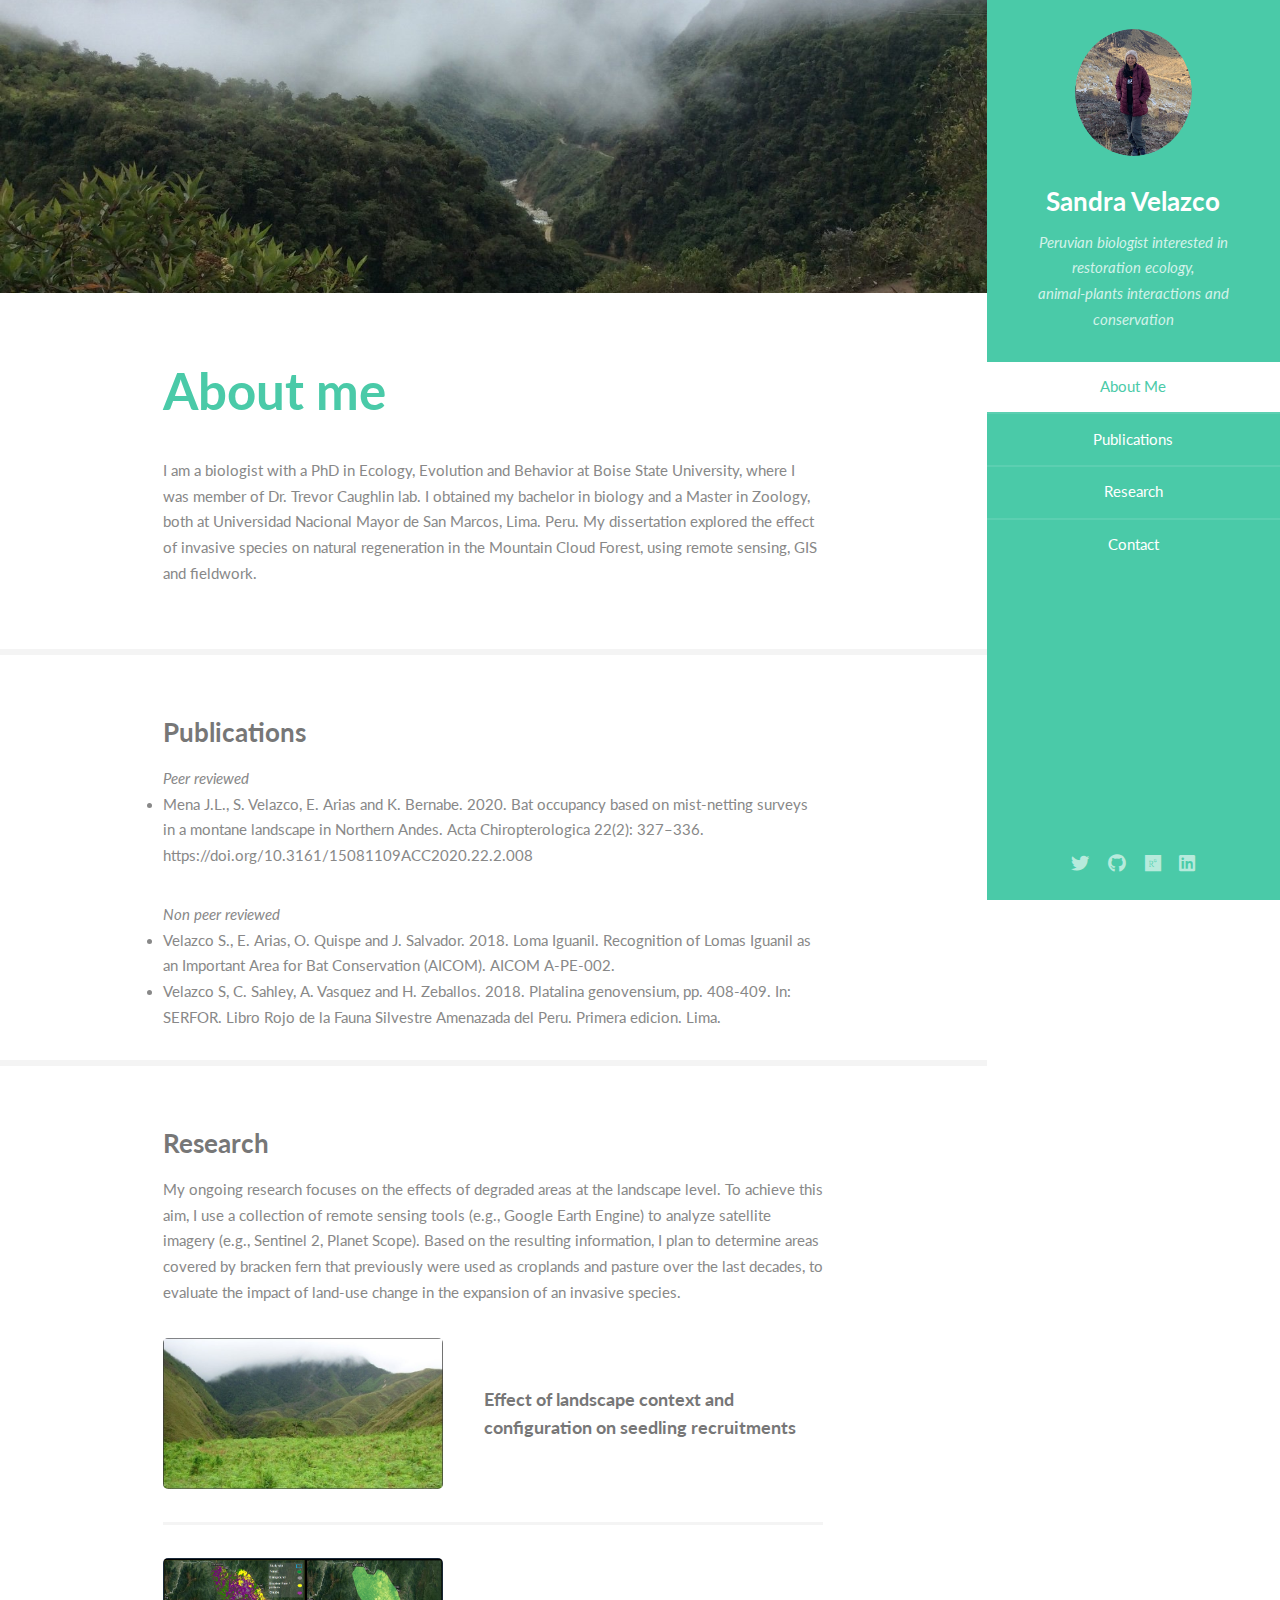
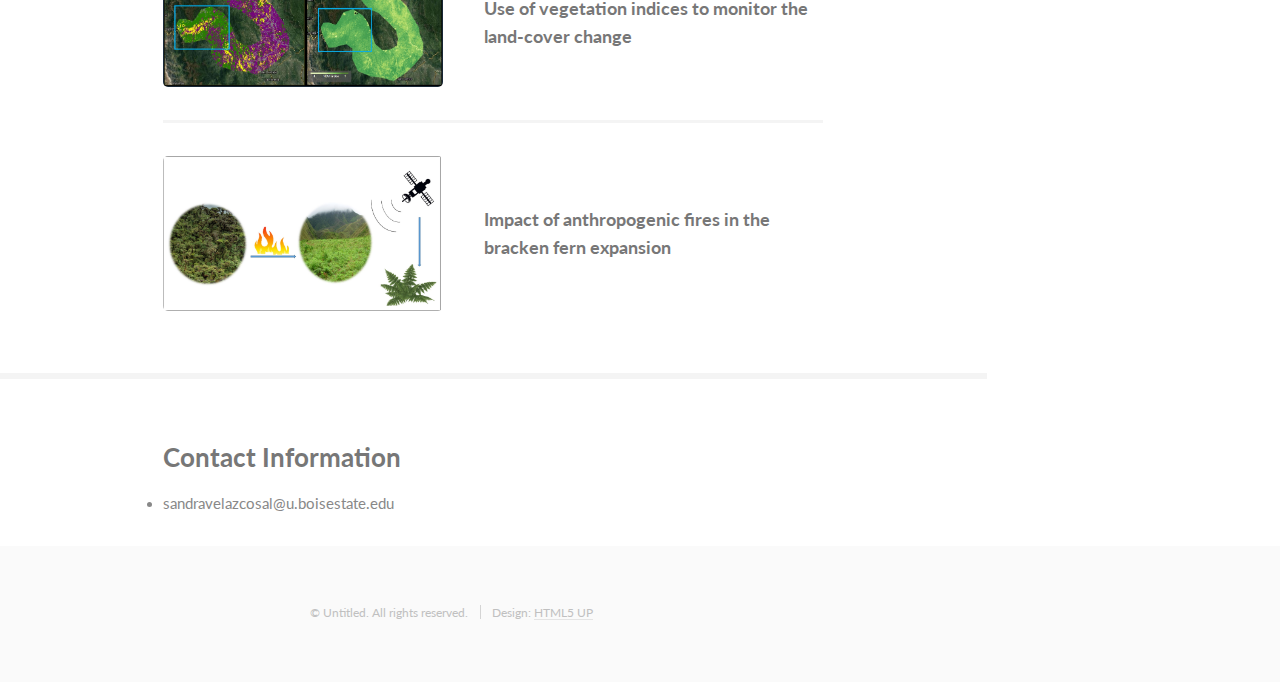
<file: index.html>
<!DOCTYPE HTML>
<!--
	Read Only by HTML5 UP
	html5up.net | @ajlkn
	Free for personal and commercial use under the CCA 3.0 license (html5up.net/license)
-->
<html>
	<head>
		<title>About me</title>
		<meta charset="utf-8" />
		<meta name="viewport" content="width=device-width, initial-scale=1, user-scalable=no" />
		<link rel="stylesheet" href="assets/css/main.css" />
	</head>
	<body class="is-preload">

		<!-- Header -->
			<section id="header">
				<header>
					<span class="image avatar"><img src="images/avatar.jpg" alt="" /></span>
					<h1 id="logo"><a href="#">Sandra Velazco</a></h1>
					<p> Peruvian biologist interested in restoration ecology,<br />
					animal-plants interactions and conservation</p>
				</header>
				<nav id="nav">
					<ul>
						<li><a href="#one" class="active">About Me</a></li>
						<li><a href="#two">Publications</a></li>
						<li><a href="#three">Research</a></li>
						<li><a href="#four">Contact</a></li>
					</ul>
				</nav>
				<footer>
					<ul class="icons">
						<li><a href="https://twitter.com/sandra_velazco9" class="icon brands fa-twitter"><span class="label">Twitter</span></a></li>
						<li><a href="https://github.com/sandravelazco" class="icon brands fa-github"><span class="label">Github</span></a></li>
						<li><a href="https://www.researchgate.net/profile/Sandra-Velazco-2" class="icon brands fa-researchgate"><span class="label">Researchgate</span></a></li>
						<li><a href="https://www.linkedin.com/in/sandra-velazco-salvatierra-a68133a3/?originalSubdomain=pe" class="icon brands fa-linkedin"><span class="label">Linkedin</span></a></li>
					</ul>
				</footer>
			</section>

		<!-- Wrapper -->
			<div id="wrapper">

				<!-- Main -->
					<div id="main">

						<!-- One -->
							<section id="one">
								<div class="image main" data-position="center">
									<img src="images/banner.jpg" alt="" />
								</div>
								<div class="container">
									<header class="major">
										<h2>About me</h2>
									</header>
									<p>I am a biologist with a PhD in Ecology, Evolution and Behavior at Boise State University, where I was member of Dr. Trevor Caughlin lab. I obtained my bachelor in biology and a Master in Zoology, both at Universidad Nacional Mayor de San Marcos, Lima. Peru. My dissertation explored the effect of invasive species on natural regeneration in the Mountain Cloud Forest, using remote sensing, GIS and fieldwork.</p>
								</div>
							</section>

						<!-- Two -->
							<section id="two">
								<div class="container">
									<h3>Publications</h3>
									<i> Peer reviewed</i>
										<li> Mena J.L., S. Velazco, E. Arias and K. Bernabe. 2020. Bat occupancy based on mist-netting surveys in a montane landscape in Northern Andes. Acta Chiropterologica 22(2): 327–336. https://doi.org/10.3161/15081109ACC2020.22.2.008</p>
									<i> Non peer reviewed</i>
										<li> Velazco S., E. Arias, O. Quispe and J. Salvador. 2018. Loma Iguanil. Recognition of Lomas Iguanil as an Important Area for Bat Conservation (AICOM). AICOM A-PE-002.</li>
										<li> Velazco S, C. Sahley, A. Vasquez and H. Zeballos. 2018. Platalina genovensium, pp. 408-409. In: SERFOR. Libro Rojo de la Fauna Silvestre Amenazada del Peru. Primera edicion. Lima.</li>
									</ul>
								</div>
							</section>

						<!-- Three -->
							<section id="three">
								<div class="container">
									<h3>Research</h3>
									<p>My ongoing research focuses on the effects of degraded areas at the landscape level. To achieve this aim, I use a collection of remote sensing tools (e.g., Google Earth Engine) to analyze satellite imagery (e.g., Sentinel 2, Planet Scope). Based on the resulting information, I plan to determine areas covered by bracken fern that previously were used as croplands and pasture over the last decades, to evaluate the impact of land-use change in the expansion of an invasive species.</p>
									<div class="features">
										<article>
											<a href="topic1.html" class="image"><img src="images/picture01b.jpg" alt="" /></a>
											<div class="inner">
												<h4>Effect of landscape context and configuration on seedling recruitments</h4>
											</div>
										</article>
										<article>
											<a href="topic2.html" class="image"><img src="images/pic02a.jpg" alt="" /></a>
											<div class="inner">
												<h4>Use of vegetation indices to monitor the land-cover change</h4>
											</div>
										</article>
										<article>
											<a href="topic3.html" class="image"><img src="images/pic03a.jpg" alt="" /></a>
											<div class="inner">
												<h4>Impact of anthropogenic fires in the bracken fern expansion</h4>
											</div>
										</article>
									</div>
								</div>
							</section>

						<!-- Four -->
							<section id="four">
								<div class="container">
									<h3>Contact Information</h3>
										<li>sandravelazcosal@u.boisestate.edu</li>
												</ul>
											</div>
										</div>
									</form>
								</div>
							</section>

						<!-- Five -->
						<!--
							<section id="five">
								<div class="container">
									<h3>Elements</h3>

									<section>
										<h4>Text</h4>
										<p>This is <b>bold</b> and this is <strong>strong</strong>. This is <i>italic</i> and this is <em>emphasized</em>.
										This is <sup>superscript</sup> text and this is <sub>subscript</sub> text.
										This is <u>underlined</u> and this is code: <code>for (;;) { ... }</code>. Finally, <a href="#">this is a link</a>.</p>
										<hr />
										<header>
											<h4>Heading with a Subtitle</h4>
											<p>Lorem ipsum dolor sit amet nullam id egestas urna aliquam</p>
										</header>
										<p>Nunc lacinia ante nunc ac lobortis. Interdum adipiscing gravida odio porttitor sem non mi integer non faucibus ornare mi ut ante amet placerat aliquet. Volutpat eu sed ante lacinia sapien lorem accumsan varius montes viverra nibh in adipiscing blandit tempus accumsan.</p>
										<header>
											<h5>Heading with a Subtitle</h5>
											<p>Lorem ipsum dolor sit amet nullam id egestas urna aliquam</p>
										</header>
										<p>Nunc lacinia ante nunc ac lobortis. Interdum adipiscing gravida odio porttitor sem non mi integer non faucibus ornare mi ut ante amet placerat aliquet. Volutpat eu sed ante lacinia sapien lorem accumsan varius montes viverra nibh in adipiscing blandit tempus accumsan.</p>
										<hr />
										<h2>Heading Level 2</h2>
										<h3>Heading Level 3</h3>
										<h4>Heading Level 4</h4>
										<h5>Heading Level 5</h5>
										<h6>Heading Level 6</h6>
										<hr />
										<h5>Blockquote</h5>
										<blockquote>Fringilla nisl. Donec accumsan interdum nisi, quis tincidunt felis sagittis eget tempus euismod. Vestibulum ante ipsum primis in faucibus vestibulum. Blandit adipiscing eu felis iaculis volutpat ac adipiscing accumsan faucibus. Vestibulum ante ipsum primis in faucibus lorem ipsum dolor sit amet nullam adipiscing eu felis.</blockquote>
										<h5>Preformatted</h5>
										<pre><code>i = 0;

while (!deck.isInOrder()) {
    print 'Iteration ' + i;
    deck.shuffle();
    i++;
}

print 'It took ' + i + ' iterations to sort the deck.';</code></pre>
									</section>

									<section>
										<h4>Lists</h4>
										<div class="row">
											<div class="col-6 col-12-xsmall">
												<h5>Unordered</h5>
												<ul>
													<li>Dolor pulvinar etiam magna etiam.</li>
													<li>Sagittis adipiscing lorem eleifend.</li>
													<li>Felis enim feugiat dolore viverra.</li>
												</ul>
												<h5>Alternate</h5>
												<ul class="alt">
													<li>Dolor pulvinar etiam magna etiam.</li>
													<li>Sagittis adipiscing lorem eleifend.</li>
													<li>Felis enim feugiat dolore viverra.</li>
												</ul>
											</div>
											<div class="col-6 col-12-xsmall">
												<h5>Ordered</h5>
												<ol>
													<li>Dolor pulvinar etiam magna etiam.</li>
													<li>Etiam vel felis at lorem sed viverra.</li>
													<li>Felis enim feugiat dolore viverra.</li>
													<li>Dolor pulvinar etiam magna etiam.</li>
													<li>Etiam vel felis at lorem sed viverra.</li>
													<li>Felis enim feugiat dolore viverra.</li>
												</ol>
												<h5>Icons</h5>
												<ul class="icons">
													<li><a href="https://twitter.com/sandra_velazco9" class="icon brands fa-twitter"><span class="label">Twitter</span></a></li>
													<li><a href="https://github.com/sandravelazco" class="icon brands fa-github"><span class="label">Github</span></a></li>
													<li><a href="https://www.researchgate.net/profile/Sandra-Velazco-2" class="icon brands fa-researchgate"><span class="label">Researchgate</span></a></li>
													<li><a href="https://www.linkedin.com/in/sandra-velazco-salvatierra-a68133a3/?originalSubdomain=pe" class="icon brands fa-linkedin"><span class="label">Linkedin</span></a></li>
												</ul>
											</div>
										</div>
										<h5>Actions</h5>
										<ul class="actions">
											<li><a href="#" class="button primary">Default</a></li>
											<li><a href="#" class="button">Default</a></li>
											<li><a href="#" class="button alt">Default</a></li>
										</ul>
										<ul class="actions small">
											<li><a href="#" class="button primary small">Small</a></li>
											<li><a href="#" class="button small">Small</a></li>
											<li><a href="#" class="button alt small">Small</a></li>
										</ul>
										<div class="row">
											<div class="col-3 col-6-medium col-12-xsmall">
												<ul class="actions stacked">
													<li><a href="#" class="button primary">Default</a></li>
													<li><a href="#" class="button">Default</a></li>
													<li><a href="#" class="button alt">Default</a></li>
												</ul>
											</div>
											<div class="col-3 col-6 col-12-xsmall">
												<ul class="actions stacked">
													<li><a href="#" class="button primary small">Small</a></li>
													<li><a href="#" class="button small">Small</a></li>
													<li><a href="#" class="button alt small">Small</a></li>
												</ul>
											</div>
											<div class="col-3 col-6-medium col-12-xsmall">
												<ul class="actions stacked">
													<li><a href="#" class="button primary fit">Default</a></li>
													<li><a href="#" class="button fit">Default</a></li>
													<li><a href="#" class="button alt fit">Default</a></li>
												</ul>
											</div>
											<div class="col-3 col-6-medium col-12-xsmall">
												<ul class="actions stacked">
													<li><a href="#" class="button primary small fit">Small</a></li>
													<li><a href="#" class="button small fit">Small</a></li>
													<li><a href="#" class="button alt small fit">Small</a></li>
												</ul>
											</div>
										</div>
									</section>

									<section>
										<h4>Table</h4>
										<h5>Default</h5>
										<div class="table-wrapper">
											<table>
												<thead>
													<tr>
														<th>Name</th>
														<th>Description</th>
														<th>Price</th>
													</tr>
												</thead>
												<tbody>
													<tr>
														<td>Item One</td>
														<td>Ante turpis integer aliquet porttitor.</td>
														<td>29.99</td>
													</tr>
													<tr>
														<td>Item Two</td>
														<td>Vis ac commodo adipiscing arcu aliquet.</td>
														<td>19.99</td>
													</tr>
													<tr>
														<td>Item Three</td>
														<td> Morbi faucibus arcu accumsan lorem.</td>
														<td>29.99</td>
													</tr>
													<tr>
														<td>Item Four</td>
														<td>Vitae integer tempus condimentum.</td>
														<td>19.99</td>
													</tr>
													<tr>
														<td>Item Five</td>
														<td>Ante turpis integer aliquet porttitor.</td>
														<td>29.99</td>
													</tr>
												</tbody>
												<tfoot>
													<tr>
														<td colspan="2"></td>
														<td>100.00</td>
													</tr>
												</tfoot>
											</table>
										</div>

										<h5>Alternate</h5>
										<div class="table-wrapper">
											<table class="alt">
												<thead>
													<tr>
														<th>Name</th>
														<th>Description</th>
														<th>Price</th>
													</tr>
												</thead>
												<tbody>
													<tr>
														<td>Item One</td>
														<td>Ante turpis integer aliquet porttitor.</td>
														<td>29.99</td>
													</tr>
													<tr>
														<td>Item Two</td>
														<td>Vis ac commodo adipiscing arcu aliquet.</td>
														<td>19.99</td>
													</tr>
													<tr>
														<td>Item Three</td>
														<td> Morbi faucibus arcu accumsan lorem.</td>
														<td>29.99</td>
													</tr>
													<tr>
														<td>Item Four</td>
														<td>Vitae integer tempus condimentum.</td>
														<td>19.99</td>
													</tr>
													<tr>
														<td>Item Five</td>
														<td>Ante turpis integer aliquet porttitor.</td>
														<td>29.99</td>
													</tr>
												</tbody>
												<tfoot>
													<tr>
														<td colspan="2"></td>
														<td>100.00</td>
													</tr>
												</tfoot>
											</table>
										</div>
									</section>

									<section>
										<h4>Buttons</h4>
										<ul class="actions">
											<li><a href="#" class="button primary">Primary</a></li>
											<li><a href="#" class="button">Default</a></li>
											<li><a href="#" class="button alt">Alternate</a></li>
										</ul>
										<ul class="actions">
											<li><a href="#" class="button primary large">Large</a></li>
											<li><a href="#" class="button">Default</a></li>
											<li><a href="#" class="button alt small">Small</a></li>
										</ul>
										<ul class="actions fit">
											<li><a href="#" class="button primary fit">Fit</a></li>
											<li><a href="#" class="button fit">Fit</a></li>
											<li><a href="#" class="button alt fit">Fit</a></li>
										</ul>
										<ul class="actions fit small">
											<li><a href="#" class="button primary fit small">Fit + Small</a></li>
											<li><a href="#" class="button fit small">Fit + Small</a></li>
											<li><a href="#" class="button alt fit small">Fit + Small</a></li>
										</ul>
										<ul class="actions">
											<li><a href="#" class="button primary icon solid fa-download">Icon</a></li>
											<li><a href="#" class="button icon solid fa-download">Icon</a></li>
											<li><a href="#" class="button alt icon solid fa-check">Icon</a></li>
										</ul>
										<ul class="actions">
											<li><span class="button primary disabled">Primary</span></li>
											<li><span class="button disabled">Default</span></li>
											<li><span class="button alt disabled">Alternate</span></li>
										</ul>
									</section>

									<section>
										<h4>Form</h4>
										<form method="post" action="#">
											<div class="row gtr-uniform">
												<div class="col-6 col-12-xsmall">
													<input type="text" name="demo-name" id="demo-name" value="" placeholder="Name" />
												</div>
												<div class="col-6 col-12-xsmall">
													<input type="email" name="demo-email" id="demo-email" value="" placeholder="Email" />
												</div>
												<div class="col-12">
													<select name="demo-category" id="demo-category">
														<option value="">- Category -</option>
														<option value="1">Manufacturing</option>
														<option value="1">Shipping</option>
														<option value="1">Administration</option>
														<option value="1">Human Resources</option>
													</select>
												</div>
												<div class="col-4 col-12-medium">
													<input type="radio" id="demo-priority-low" name="demo-priority" checked>
													<label for="demo-priority-low">Low Priority</label>
												</div>
												<div class="col-4 col-12-medium">
													<input type="radio" id="demo-priority-normal" name="demo-priority">
													<label for="demo-priority-normal">Normal Priority</label>
												</div>
												<div class="col-4 col-12-medium">
													<input type="radio" id="demo-priority-high" name="demo-priority">
													<label for="demo-priority-high">High Priority</label>
												</div>
												<div class="col-6 col-12-medium">
													<input type="checkbox" id="demo-copy" name="demo-copy">
													<label for="demo-copy">Email me a copy of this message</label>
												</div>
												<div class="col-6 col-12-medium">
													<input type="checkbox" id="demo-human" name="demo-human" checked>
													<label for="demo-human">I am a human and not a robot</label>
												</div>
												<div class="col-12">
													<textarea name="demo-message" id="demo-message" placeholder="Enter your message" rows="6"></textarea>
												</div>
												<div class="col-12">
													<ul class="actions">
														<li><input type="submit" value="Send Message" /></li>
														<li><input type="reset" value="Reset" class="alt" /></li>
													</ul>
												</div>
											</div>
										</form>
									</section>

									<section>
										<h4>Image</h4>
										<h5>Fit</h5>
										<span class="image fit"><img src="images/banner.jpg" alt="" /></span>
										<div class="box alt">
											<div class="row gtr-50 gtr-uniform">
												<div class="col-4"><span class="image fit"><img src="images/pictture01b.jpg" alt="" /></span></div>
												<div class="col-4"><span class="image fit"><img src="images/pic02a.jpg" alt="" /></span></div>
												<div class="col-4"><span class="image fit"><img src="images/pic03a.jpg" alt="" /></span></div>
												<div class="col-4"><span class="image fit"><img src="images/pic02a.jpg" alt="" /></span></div>
												<div class="col-4"><span class="image fit"><img src="images/pic03a.jpg" alt="" /></span></div>
												<div class="col-4"><span class="image fit"><img src="images/picture01b.jpg" alt="" /></span></div>
												<div class="col-4"><span class="image fit"><img src="images/pic03a.jpg" alt="" /></span></div>
												<div class="col-4"><span class="image fit"><img src="images/picture01b.jpg" alt="" /></span></div>
												<div class="col-4"><span class="image fit"><img src="images/pic02a.jpg" alt="" /></span></div>
											</div>
										</div>
										<h5>Left &amp; Right</h5>
										<p><span class="image left"><img src="images/avatar.jpg" alt="" /></span>Fringilla nisl. Donec accumsan interdum nisi, quis tincidunt felis sagittis eget. tempus euismod. Vestibulum ante ipsum primis in faucibus vestibulum. Blandit adipiscing eu felis iaculis volutpat ac adipiscing accumsan eu faucibus. Integer ac pellentesque praesent tincidunt felis sagittis eget. tempus euismod. Vestibulum ante ipsum primis in faucibus vestibulum. Blandit adipiscing eu felis iaculis volutpat ac adipiscing accumsan eu faucibus. Integer ac pellentesque praesent. Donec accumsan interdum nisi, quis tincidunt felis sagittis eget. tempus euismod. Vestibulum ante ipsum primis in faucibus vestibulum. Blandit adipiscing eu felis iaculis volutpat ac adipiscing accumsan eu faucibus. Integer ac pellentesque praesent tincidunt felis sagittis eget. tempus euismod. Vestibulum ante ipsum primis in faucibus vestibulum. Blandit adipiscing eu felis iaculis volutpat ac adipiscing accumsan eu faucibus. Integer ac pellentesque praesent.</p>
										<p><span class="image right"><img src="images/avatar.jpg" alt="" /></span>Fringilla nisl. Donec accumsan interdum nisi, quis tincidunt felis sagittis eget. tempus euismod. Vestibulum ante ipsum primis in faucibus vestibulum. Blandit adipiscing eu felis iaculis volutpat ac adipiscing accumsan eu faucibus. Integer ac pellentesque praesent tincidunt felis sagittis eget. tempus euismod. Vestibulum ante ipsum primis in faucibus vestibulum. Blandit adipiscing eu felis iaculis volutpat ac adipiscing accumsan eu faucibus. Integer ac pellentesque praesent. Donec accumsan interdum nisi, quis tincidunt felis sagittis eget. tempus euismod. Vestibulum ante ipsum primis in faucibus vestibulum. Blandit adipiscing eu felis iaculis volutpat ac adipiscing accumsan eu faucibus. Integer ac pellentesque praesent tincidunt felis sagittis eget. tempus euismod. Vestibulum ante ipsum primis in faucibus vestibulum. Blandit adipiscing eu felis iaculis volutpat ac adipiscing accumsan eu faucibus. Integer ac pellentesque praesent.</p>
									</section>

								</div>
							</section>
						-->

					</div>

				<!-- Footer -->
					<section id="footer">
						<div class="container">
							<ul class="copyright">
								<li>&copy; Untitled. All rights reserved.</li><li>Design: <a href="http://html5up.net">HTML5 UP</a></li>
							</ul>
						</div>
					</section>

			</div>

		<!-- Scripts -->
			<script src="assets/js/jquery.min.js"></script>
			<script src="assets/js/jquery.scrollex.min.js"></script>
			<script src="assets/js/jquery.scrolly.min.js"></script>
			<script src="assets/js/browser.min.js"></script>
			<script src="assets/js/breakpoints.min.js"></script>
			<script src="assets/js/util.js"></script>
			<script src="assets/js/main.js"></script>

	</body>
</html>
</file>
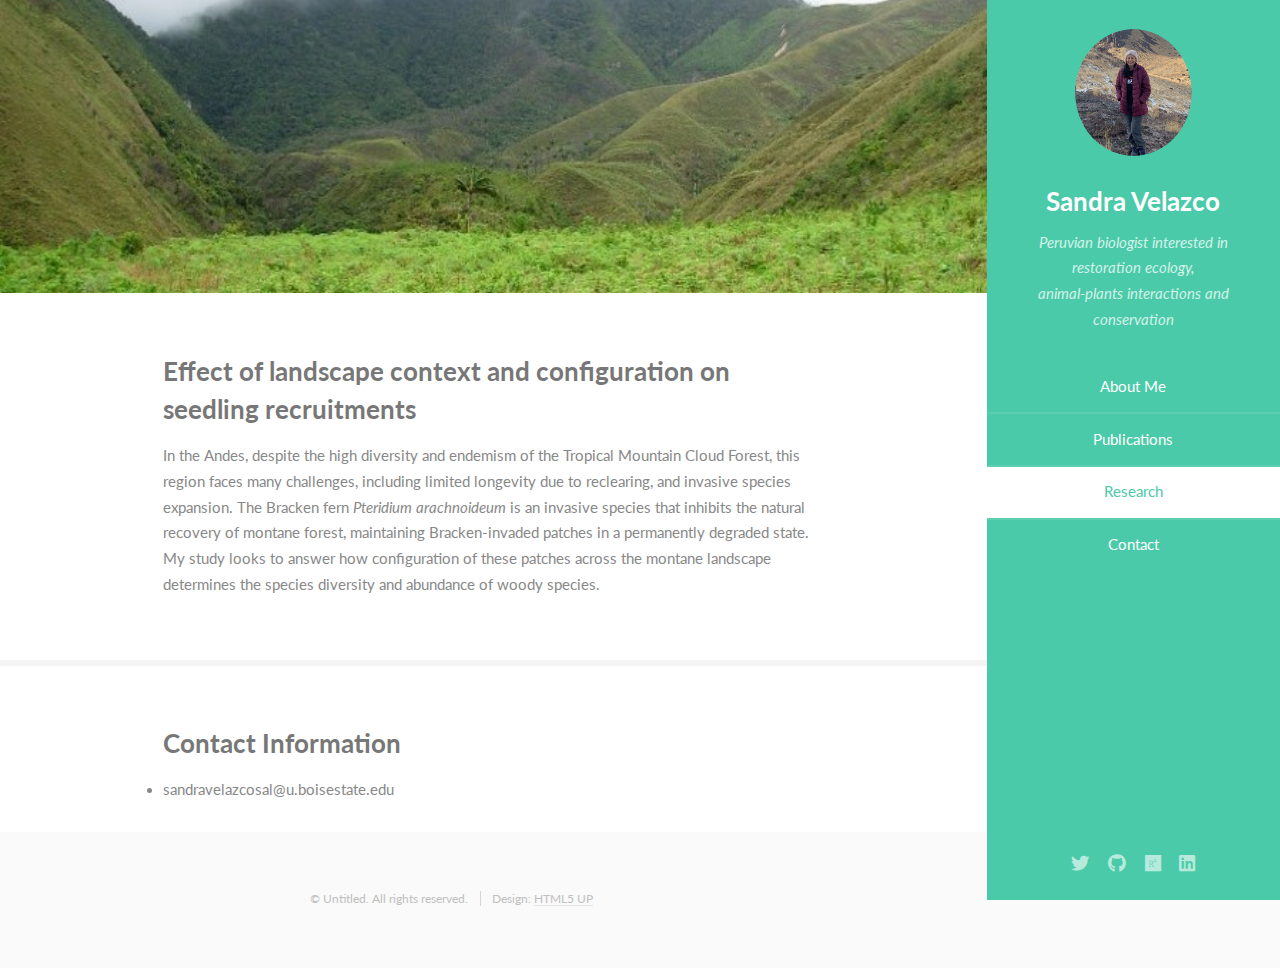
<file: topic1.html>
<!DOCTYPE HTML>
<!--
	Read Only by HTML5 UP
	html5up.net | @ajlkn
	Free for personal and commercial use under the CCA 3.0 license (html5up.net/license)
-->
<html>
	<head>
		<meta charset="utf-8" />
		<meta name="viewport" content="width=device-width, initial-scale=1, user-scalable=no" />
		<link rel="stylesheet" href="assets/css/main.css" />
	</head>
	</head>
	<body class="is-preload">

		<!-- Header -->
			<section id="header">
				<header>
					<span class="image avatar"><img src="images/avatar.jpg" alt="" /></span>
					<h1 id="logo"><a href="#">Sandra Velazco</a></h1>
					<p> Peruvian biologist interested in restoration ecology,<br />
					animal-plants interactions and conservation</p>
				</header>
				<nav id="nav">
					<ul>
						<li><a href="#one" class="active">About Me</a></li>
						<li><a href="#two">Publications</a></li>
						<li><a href="#three">Research</a></li>
						<li><a href="#four">Contact</a></li>
					</ul>
				</nav>
				<footer>
					<ul class="icons">
						<li><a href="https://twitter.com/sandra_velazco9" class="icon brands fa-twitter"><span class="label">Twitter</span></a></li>
						<li><a href="https://github.com/sandravelazco" class="icon brands fa-github"><span class="label">Github</span></a></li>
						<li><a href="https://www.researchgate.net/profile/Sandra-Velazco-2" class="icon brands fa-researchgate"><span class="label">Researchgate</span></a></li>
						<li><a href="https://www.linkedin.com/in/sandra-velazco-salvatierra-a68133a3/?originalSubdomain=pe" class="icon brands fa-linkedin"><span class="label">Linkedin</span></a></li>
					</ul>
				</footer>
			</section>

		<!-- Wrapper -->
			<div id="wrapper">

				<!-- Main -->
					<div id="main">

						<!-- Three -->
							<section id="three">
								<div class="image main" data-position="center">
									<img src="images/picture01a.jpg" alt="" />
								</div>
								<div class="container">
									<header class="major">
										<h3>Effect of landscape context and configuration on seedling recruitments</h3>
									</header>
									<p>In the Andes, despite the high diversity and endemism of the Tropical Mountain Cloud Forest, this region faces many challenges, 
										including limited longevity due to reclearing, and invasive species expansion. The Bracken fern <i>Pteridium arachnoideum</i> 
										is an invasive species that inhibits the natural recovery of montane forest, maintaining Bracken-invaded patches in a permanently 
										degraded state. My study looks to answer how configuration of these patches across the montane landscape determines the species 
										diversity and abundance of woody species.</p>
								</div>
							</section>

						<!-- Four -->
							<section id="four">
								<div class="container">
									<h3>Contact Information</h3>
										<li>sandravelazcosal@u.boisestate.edu</li>
												</ul>
											</div>
										</div>
									</form>
								</div>
							</section>

						<!-- Five -->
						<!--
							<section id="five">
								<div class="container">
									<h3>Elements</h3>
									<section>
										<h4>Text</h4>
										<p>This is <b>bold</b> and this is <strong>strong</strong>. This is <i>italic</i> and this is <em>emphasized</em>.
										This is <sup>superscript</sup> text and this is <sub>subscript</sub> text.
										This is <u>underlined</u> and this is code: <code>for (;;) { ... }</code>. Finally, <a href="#">this is a link</a>.</p>
										<hr />
										<header>
											<h4>Heading with a Subtitle</h4>
											<p>Lorem ipsum dolor sit amet nullam id egestas urna aliquam</p>
										</header>
										<p>Nunc lacinia ante nunc ac lobortis. Interdum adipiscing gravida odio porttitor sem non mi integer non faucibus ornare mi ut ante amet placerat aliquet. Volutpat eu sed ante lacinia sapien lorem accumsan varius montes viverra nibh in adipiscing blandit tempus accumsan.</p>
										<header>
											<h5>Heading with a Subtitle</h5>
											<p>Lorem ipsum dolor sit amet nullam id egestas urna aliquam</p>
										</header>
										<p>Nunc lacinia ante nunc ac lobortis. Interdum adipiscing gravida odio porttitor sem non mi integer non faucibus ornare mi ut ante amet placerat aliquet. Volutpat eu sed ante lacinia sapien lorem accumsan varius montes viverra nibh in adipiscing blandit tempus accumsan.</p>
										<hr />
										<h2>Heading Level 2</h2>
										<h3>Heading Level 3</h3>
										<h4>Heading Level 4</h4>
										<h5>Heading Level 5</h5>
										<h6>Heading Level 6</h6>
										<hr />
										<h5>Blockquote</h5>
										<blockquote>Fringilla nisl. Donec accumsan interdum nisi, quis tincidunt felis sagittis eget tempus euismod. Vestibulum ante ipsum primis in faucibus vestibulum. Blandit adipiscing eu felis iaculis volutpat ac adipiscing accumsan faucibus. Vestibulum ante ipsum primis in faucibus lorem ipsum dolor sit amet nullam adipiscing eu felis.</blockquote>
										<h5>Preformatted</h5>
										<pre><code>i = 0;
while (!deck.isInOrder()) {
    print 'Iteration ' + i;
    deck.shuffle();
    i++;
}
print 'It took ' + i + ' iterations to sort the deck.';</code></pre>
									</section>
									<section>
										<h4>Lists</h4>
										<div class="row">
											<div class="col-6 col-12-xsmall">
												<h5>Unordered</h5>
												<ul>
													<li>Dolor pulvinar etiam magna etiam.</li>
													<li>Sagittis adipiscing lorem eleifend.</li>
													<li>Felis enim feugiat dolore viverra.</li>
												</ul>
												<h5>Alternate</h5>
												<ul class="alt">
													<li>Dolor pulvinar etiam magna etiam.</li>
													<li>Sagittis adipiscing lorem eleifend.</li>
													<li>Felis enim feugiat dolore viverra.</li>
												</ul>
											</div>
											<div class="col-6 col-12-xsmall">
												<h5>Ordered</h5>
												<ol>
													<li>Dolor pulvinar etiam magna etiam.</li>
													<li>Etiam vel felis at lorem sed viverra.</li>
													<li>Felis enim feugiat dolore viverra.</li>
													<li>Dolor pulvinar etiam magna etiam.</li>
													<li>Etiam vel felis at lorem sed viverra.</li>
													<li>Felis enim feugiat dolore viverra.</li>
												</ol>
												<h5>Icons</h5>
												<ul class="icons">
													<li><a href="https://twitter.com/sandra_velazco9" class="icon brands fa-twitter"><span class="label">Twitter</span></a></li>
													<li><a href="https://github.com/sandravelazco" class="icon brands fa-github"><span class="label">Github</span></a></li>
													<li><a href="https://www.researchgate.net/profile/Sandra-Velazco-2" class="icon brands fa-researchgate"><span class="label">Researchgate</span></a></li>
													<li><a href="https://www.linkedin.com/in/sandra-velazco-salvatierra-a68133a3/?originalSubdomain=pe" class="icon brands fa-linkedin"><span class="label">Linkedin</span></a></li>
												</ul>
											</div>
										</div>
										<h5>Actions</h5>
										<ul class="actions">
											<li><a href="#" class="button primary">Default</a></li>
											<li><a href="#" class="button">Default</a></li>
											<li><a href="#" class="button alt">Default</a></li>
										</ul>
										<ul class="actions small">
											<li><a href="#" class="button primary small">Small</a></li>
											<li><a href="#" class="button small">Small</a></li>
											<li><a href="#" class="button alt small">Small</a></li>
										</ul>
										<div class="row">
											<div class="col-3 col-6-medium col-12-xsmall">
												<ul class="actions stacked">
													<li><a href="#" class="button primary">Default</a></li>
													<li><a href="#" class="button">Default</a></li>
													<li><a href="#" class="button alt">Default</a></li>
												</ul>
											</div>
											<div class="col-3 col-6 col-12-xsmall">
												<ul class="actions stacked">
													<li><a href="#" class="button primary small">Small</a></li>
													<li><a href="#" class="button small">Small</a></li>
													<li><a href="#" class="button alt small">Small</a></li>
												</ul>
											</div>
											<div class="col-3 col-6-medium col-12-xsmall">
												<ul class="actions stacked">
													<li><a href="#" class="button primary fit">Default</a></li>
													<li><a href="#" class="button fit">Default</a></li>
													<li><a href="#" class="button alt fit">Default</a></li>
												</ul>
											</div>
											<div class="col-3 col-6-medium col-12-xsmall">
												<ul class="actions stacked">
													<li><a href="#" class="button primary small fit">Small</a></li>
													<li><a href="#" class="button small fit">Small</a></li>
													<li><a href="#" class="button alt small fit">Small</a></li>
												</ul>
											</div>
										</div>
									</section>
									<section>
										<h4>Table</h4>
										<h5>Default</h5>
										<div class="table-wrapper">
											<table>
												<thead>
													<tr>
														<th>Name</th>
														<th>Description</th>
														<th>Price</th>
													</tr>
												</thead>
												<tbody>
													<tr>
														<td>Item One</td>
														<td>Ante turpis integer aliquet porttitor.</td>
														<td>29.99</td>
													</tr>
													<tr>
														<td>Item Two</td>
														<td>Vis ac commodo adipiscing arcu aliquet.</td>
														<td>19.99</td>
													</tr>
													<tr>
														<td>Item Three</td>
														<td> Morbi faucibus arcu accumsan lorem.</td>
														<td>29.99</td>
													</tr>
													<tr>
														<td>Item Four</td>
														<td>Vitae integer tempus condimentum.</td>
														<td>19.99</td>
													</tr>
													<tr>
														<td>Item Five</td>
														<td>Ante turpis integer aliquet porttitor.</td>
														<td>29.99</td>
													</tr>
												</tbody>
												<tfoot>
													<tr>
														<td colspan="2"></td>
														<td>100.00</td>
													</tr>
												</tfoot>
											</table>
										</div>
										<h5>Alternate</h5>
										<div class="table-wrapper">
											<table class="alt">
												<thead>
													<tr>
														<th>Name</th>
														<th>Description</th>
														<th>Price</th>
													</tr>
												</thead>
												<tbody>
													<tr>
														<td>Item One</td>
														<td>Ante turpis integer aliquet porttitor.</td>
														<td>29.99</td>
													</tr>
													<tr>
														<td>Item Two</td>
														<td>Vis ac commodo adipiscing arcu aliquet.</td>
														<td>19.99</td>
													</tr>
													<tr>
														<td>Item Three</td>
														<td> Morbi faucibus arcu accumsan lorem.</td>
														<td>29.99</td>
													</tr>
													<tr>
														<td>Item Four</td>
														<td>Vitae integer tempus condimentum.</td>
														<td>19.99</td>
													</tr>
													<tr>
														<td>Item Five</td>
														<td>Ante turpis integer aliquet porttitor.</td>
														<td>29.99</td>
													</tr>
												</tbody>
												<tfoot>
													<tr>
														<td colspan="2"></td>
														<td>100.00</td>
													</tr>
												</tfoot>
											</table>
										</div>
									</section>
									<section>
										<h4>Buttons</h4>
										<ul class="actions">
											<li><a href="#" class="button primary">Primary</a></li>
											<li><a href="#" class="button">Default</a></li>
											<li><a href="#" class="button alt">Alternate</a></li>
										</ul>
										<ul class="actions">
											<li><a href="#" class="button primary large">Large</a></li>
											<li><a href="#" class="button">Default</a></li>
											<li><a href="#" class="button alt small">Small</a></li>
										</ul>
										<ul class="actions fit">
											<li><a href="#" class="button primary fit">Fit</a></li>
											<li><a href="#" class="button fit">Fit</a></li>
											<li><a href="#" class="button alt fit">Fit</a></li>
										</ul>
										<ul class="actions fit small">
											<li><a href="#" class="button primary fit small">Fit + Small</a></li>
											<li><a href="#" class="button fit small">Fit + Small</a></li>
											<li><a href="#" class="button alt fit small">Fit + Small</a></li>
										</ul>
										<ul class="actions">
											<li><a href="#" class="button primary icon solid fa-download">Icon</a></li>
											<li><a href="#" class="button icon solid fa-download">Icon</a></li>
											<li><a href="#" class="button alt icon solid fa-check">Icon</a></li>
										</ul>
										<ul class="actions">
											<li><span class="button primary disabled">Primary</span></li>
											<li><span class="button disabled">Default</span></li>
											<li><span class="button alt disabled">Alternate</span></li>
										</ul>
									</section>
									<section>
										<h4>Form</h4>
										<form method="post" action="#">
											<div class="row gtr-uniform">
												<div class="col-6 col-12-xsmall">
													<input type="text" name="demo-name" id="demo-name" value="" placeholder="Name" />
												</div>
												<div class="col-6 col-12-xsmall">
													<input type="email" name="demo-email" id="demo-email" value="" placeholder="Email" />
												</div>
												<div class="col-12">
													<select name="demo-category" id="demo-category">
														<option value="">- Category -</option>
														<option value="1">Manufacturing</option>
														<option value="1">Shipping</option>
														<option value="1">Administration</option>
														<option value="1">Human Resources</option>
													</select>
												</div>
												<div class="col-4 col-12-medium">
													<input type="radio" id="demo-priority-low" name="demo-priority" checked>
													<label for="demo-priority-low">Low Priority</label>
												</div>
												<div class="col-4 col-12-medium">
													<input type="radio" id="demo-priority-normal" name="demo-priority">
													<label for="demo-priority-normal">Normal Priority</label>
												</div>
												<div class="col-4 col-12-medium">
													<input type="radio" id="demo-priority-high" name="demo-priority">
													<label for="demo-priority-high">High Priority</label>
												</div>
												<div class="col-6 col-12-medium">
													<input type="checkbox" id="demo-copy" name="demo-copy">
													<label for="demo-copy">Email me a copy of this message</label>
												</div>
												<div class="col-6 col-12-medium">
													<input type="checkbox" id="demo-human" name="demo-human" checked>
													<label for="demo-human">I am a human and not a robot</label>
												</div>
												<div class="col-12">
													<textarea name="demo-message" id="demo-message" placeholder="Enter your message" rows="6"></textarea>
												</div>
												<div class="col-12">
													<ul class="actions">
														<li><input type="submit" value="Send Message" /></li>
														<li><input type="reset" value="Reset" class="alt" /></li>
													</ul>
												</div>
											</div>
										</form>
									</section>
									<section>
										<h4>Image</h4>
										<h5>Fit</h5>
										<span class="image fit"><img src="images/picture01a.jpg" alt="" /></span>
										<div class="box alt">
											<div class="row gtr-50 gtr-uniform">
												<div class="col-4"><span class="image fit"><img src="images/picture01a.jpg" alt="" /></span></div>
												<div class="col-4"><span class="image fit"><img src="images/pic02.jpg" alt="" /></span></div>
												<div class="col-4"><span class="image fit"><img src="images/pic03.jpg" alt="" /></span></div>
												<div class="col-4"><span class="image fit"><img src="images/pic02.jpg" alt="" /></span></div>
												<div class="col-4"><span class="image fit"><img src="images/pic03.jpg" alt="" /></span></div>
												<div class="col-4"><span class="image fit"><img src="images/picture01a.jpg" alt="" /></span></div>
												<div class="col-4"><span class="image fit"><img src="images/pic03.jpg" alt="" /></span></div>
												<div class="col-4"><span class="image fit"><img src="images/picture01a.jpg" alt="" /></span></div>
												<div class="col-4"><span class="image fit"><img src="images/pic02.jpg" alt="" /></span></div>
											</div>
										</div>
										<h5>Left &amp; Right</h5>
										<p><span class="image left"><img src="images/avatar.jpg" alt="" /></span>Fringilla nisl. Donec accumsan interdum nisi, quis tincidunt felis sagittis eget. tempus euismod. Vestibulum ante ipsum primis in faucibus vestibulum. Blandit adipiscing eu felis iaculis volutpat ac adipiscing accumsan eu faucibus. Integer ac pellentesque praesent tincidunt felis sagittis eget. tempus euismod. Vestibulum ante ipsum primis in faucibus vestibulum. Blandit adipiscing eu felis iaculis volutpat ac adipiscing accumsan eu faucibus. Integer ac pellentesque praesent. Donec accumsan interdum nisi, quis tincidunt felis sagittis eget. tempus euismod. Vestibulum ante ipsum primis in faucibus vestibulum. Blandit adipiscing eu felis iaculis volutpat ac adipiscing accumsan eu faucibus. Integer ac pellentesque praesent tincidunt felis sagittis eget. tempus euismod. Vestibulum ante ipsum primis in faucibus vestibulum. Blandit adipiscing eu felis iaculis volutpat ac adipiscing accumsan eu faucibus. Integer ac pellentesque praesent.</p>
										<p><span class="image right"><img src="images/avatar.jpg" alt="" /></span>Fringilla nisl. Donec accumsan interdum nisi, quis tincidunt felis sagittis eget. tempus euismod. Vestibulum ante ipsum primis in faucibus vestibulum. Blandit adipiscing eu felis iaculis volutpat ac adipiscing accumsan eu faucibus. Integer ac pellentesque praesent tincidunt felis sagittis eget. tempus euismod. Vestibulum ante ipsum primis in faucibus vestibulum. Blandit adipiscing eu felis iaculis volutpat ac adipiscing accumsan eu faucibus. Integer ac pellentesque praesent. Donec accumsan interdum nisi, quis tincidunt felis sagittis eget. tempus euismod. Vestibulum ante ipsum primis in faucibus vestibulum. Blandit adipiscing eu felis iaculis volutpat ac adipiscing accumsan eu faucibus. Integer ac pellentesque praesent tincidunt felis sagittis eget. tempus euismod. Vestibulum ante ipsum primis in faucibus vestibulum. Blandit adipiscing eu felis iaculis volutpat ac adipiscing accumsan eu faucibus. Integer ac pellentesque praesent.</p>
									</section>
								</div>
							</section>
						-->

					</div>

				<!-- Footer -->
					<section id="footer">
						<div class="container">
							<ul class="copyright">
								<li>&copy; Untitled. All rights reserved.</li><li>Design: <a href="http://html5up.net">HTML5 UP</a></li>
							</ul>
						</div>
					</section>

			</div>

		<!-- Scripts -->
			<script src="assets/js/jquery.min.js"></script>
			<script src="assets/js/jquery.scrollex.min.js"></script>
			<script src="assets/js/jquery.scrolly.min.js"></script>
			<script src="assets/js/browser.min.js"></script>
			<script src="assets/js/breakpoints.min.js"></script>
			<script src="assets/js/util.js"></script>
			<script src="assets/js/main.js"></script>

	</body>
</html>
</file>
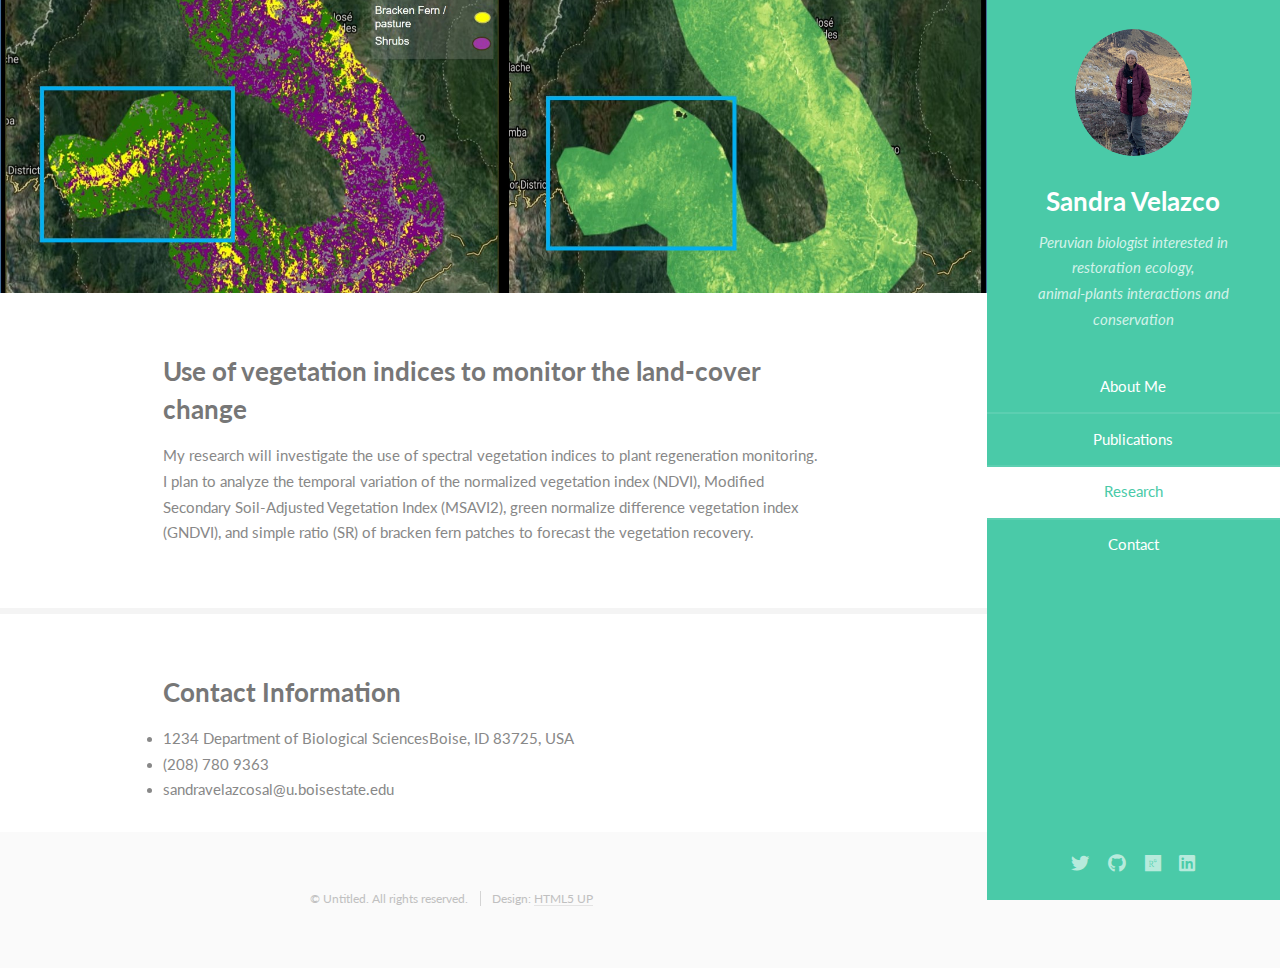
<file: topic2.html>
<!DOCTYPE HTML>
<!--
	Read Only by HTML5 UP
	html5up.net | @ajlkn
	Free for personal and commercial use under the CCA 3.0 license (html5up.net/license)
-->
<html>
	<head>
		<meta charset="utf-8" />
		<meta name="viewport" content="width=device-width, initial-scale=1, user-scalable=no" />
		<link rel="stylesheet" href="assets/css/main.css" />
	</head>
	</head>
	<body class="is-preload">

		<!-- Header -->
			<section id="header">
				<header>
					<span class="image avatar"><img src="images/avatar.jpg" alt="" /></span>
					<h1 id="logo"><a href="#">Sandra Velazco</a></h1>
					<p> Peruvian biologist interested in restoration ecology,<br />
					animal-plants interactions and conservation</p>
				</header>
				<nav id="nav">
					<ul>
						<li><a href="#one" class="active">About Me</a></li>
						<li><a href="#two">Publications</a></li>
						<li><a href="#three">Research</a></li>
						<li><a href="#four">Contact</a></li>
					</ul>
				</nav>
				<footer>
					<ul class="icons">
						<li><a href="https://twitter.com/sandra_velazco9" class="icon brands fa-twitter"><span class="label">Twitter</span></a></li>
						<li><a href="https://github.com/sandravelazco" class="icon brands fa-github"><span class="label">Github</span></a></li>
						<li><a href="https://www.researchgate.net/profile/Sandra-Velazco-2" class="icon brands fa-researchgate"><span class="label">Researchgate</span></a></li>
						<li><a href="https://www.linkedin.com/in/sandra-velazco-salvatierra-a68133a3/?originalSubdomain=pe" class="icon brands fa-linkedin"><span class="label">Linkedin</span></a></li>
					</ul>
				</footer>
			</section>

		<!-- Wrapper -->
			<div id="wrapper">

				<!-- Main -->
					<div id="main">

						<!-- Three -->
							<section id="three">
								<div class="image main" data-position="center">
									<img src="images/pic02a.jpg" alt="" />
								</div>
								<div class="container">
									<header class="major">
										<h3>Use of vegetation indices to monitor the land-cover change</h3>
									</header>
									<p>My research will investigate the use of spectral vegetation indices to plant regeneration monitoring. I plan to analyze the temporal variation of the normalized vegetation index (NDVI), Modified Secondary Soil-Adjusted Vegetation Index (MSAVI2), green normalize difference vegetation index (GNDVI), and simple ratio (SR) of bracken fern patches to forecast the vegetation recovery.</p>
								</div>
							</section>

						<!-- Four -->
							<section id="four">
								<div class="container">
									<h3>Contact Information</h3>
										<li>1234 Department of Biological SciencesBoise, ID 83725, USA
										</li>
										<li>(208) 780 9363</li>
										<li>sandravelazcosal@u.boisestate.edu</li>
												</ul>
											</div>
										</div>
									</form>
								</div>
							</section>

						<!-- Five -->
						<!--
							<section id="five">
								<div class="container">
									<h3>Elements</h3>
									<section>
										<h4>Text</h4>
										<p>This is <b>bold</b> and this is <strong>strong</strong>. This is <i>italic</i> and this is <em>emphasized</em>.
										This is <sup>superscript</sup> text and this is <sub>subscript</sub> text.
										This is <u>underlined</u> and this is code: <code>for (;;) { ... }</code>. Finally, <a href="#">this is a link</a>.</p>
										<hr />
										<header>
											<h4>Heading with a Subtitle</h4>
											<p>Lorem ipsum dolor sit amet nullam id egestas urna aliquam</p>
										</header>
										<p>Nunc lacinia ante nunc ac lobortis. Interdum adipiscing gravida odio porttitor sem non mi integer non faucibus ornare mi ut ante amet placerat aliquet. Volutpat eu sed ante lacinia sapien lorem accumsan varius montes viverra nibh in adipiscing blandit tempus accumsan.</p>
										<header>
											<h5>Heading with a Subtitle</h5>
											<p>Lorem ipsum dolor sit amet nullam id egestas urna aliquam</p>
										</header>
										<p>Nunc lacinia ante nunc ac lobortis. Interdum adipiscing gravida odio porttitor sem non mi integer non faucibus ornare mi ut ante amet placerat aliquet. Volutpat eu sed ante lacinia sapien lorem accumsan varius montes viverra nibh in adipiscing blandit tempus accumsan.</p>
										<hr />
										<h2>Heading Level 2</h2>
										<h3>Heading Level 3</h3>
										<h4>Heading Level 4</h4>
										<h5>Heading Level 5</h5>
										<h6>Heading Level 6</h6>
										<hr />
										<h5>Blockquote</h5>
										<blockquote>Fringilla nisl. Donec accumsan interdum nisi, quis tincidunt felis sagittis eget tempus euismod. Vestibulum ante ipsum primis in faucibus vestibulum. Blandit adipiscing eu felis iaculis volutpat ac adipiscing accumsan faucibus. Vestibulum ante ipsum primis in faucibus lorem ipsum dolor sit amet nullam adipiscing eu felis.</blockquote>
										<h5>Preformatted</h5>
										<pre><code>i = 0;
while (!deck.isInOrder()) {
    print 'Iteration ' + i;
    deck.shuffle();
    i++;
}
print 'It took ' + i + ' iterations to sort the deck.';</code></pre>
									</section>
									<section>
										<h4>Lists</h4>
										<div class="row">
											<div class="col-6 col-12-xsmall">
												<h5>Unordered</h5>
												<ul>
													<li>Dolor pulvinar etiam magna etiam.</li>
													<li>Sagittis adipiscing lorem eleifend.</li>
													<li>Felis enim feugiat dolore viverra.</li>
												</ul>
												<h5>Alternate</h5>
												<ul class="alt">
													<li>Dolor pulvinar etiam magna etiam.</li>
													<li>Sagittis adipiscing lorem eleifend.</li>
													<li>Felis enim feugiat dolore viverra.</li>
												</ul>
											</div>
											<div class="col-6 col-12-xsmall">
												<h5>Ordered</h5>
												<ol>
													<li>Dolor pulvinar etiam magna etiam.</li>
													<li>Etiam vel felis at lorem sed viverra.</li>
													<li>Felis enim feugiat dolore viverra.</li>
													<li>Dolor pulvinar etiam magna etiam.</li>
													<li>Etiam vel felis at lorem sed viverra.</li>
													<li>Felis enim feugiat dolore viverra.</li>
												</ol>
												<h5>Icons</h5>
												<ul class="icons">
													<li><a href="https://twitter.com/sandra_velazco9" class="icon brands fa-twitter"><span class="label">Twitter</span></a></li>
													<li><a href="https://github.com/sandravelazco" class="icon brands fa-github"><span class="label">Github</span></a></li>
													<li><a href="https://www.researchgate.net/profile/Sandra-Velazco-2" class="icon brands fa-researchgate"><span class="label">Researchgate</span></a></li>
													<li><a href="https://www.linkedin.com/in/sandra-velazco-salvatierra-a68133a3/?originalSubdomain=pe" class="icon brands fa-linkedin"><span class="label">Linkedin</span></a></li>
												</ul>
											</div>
										</div>
										<h5>Actions</h5>
										<ul class="actions">
											<li><a href="#" class="button primary">Default</a></li>
											<li><a href="#" class="button">Default</a></li>
											<li><a href="#" class="button alt">Default</a></li>
										</ul>
										<ul class="actions small">
											<li><a href="#" class="button primary small">Small</a></li>
											<li><a href="#" class="button small">Small</a></li>
											<li><a href="#" class="button alt small">Small</a></li>
										</ul>
										<div class="row">
											<div class="col-3 col-6-medium col-12-xsmall">
												<ul class="actions stacked">
													<li><a href="#" class="button primary">Default</a></li>
													<li><a href="#" class="button">Default</a></li>
													<li><a href="#" class="button alt">Default</a></li>
												</ul>
											</div>
											<div class="col-3 col-6 col-12-xsmall">
												<ul class="actions stacked">
													<li><a href="#" class="button primary small">Small</a></li>
													<li><a href="#" class="button small">Small</a></li>
													<li><a href="#" class="button alt small">Small</a></li>
												</ul>
											</div>
											<div class="col-3 col-6-medium col-12-xsmall">
												<ul class="actions stacked">
													<li><a href="#" class="button primary fit">Default</a></li>
													<li><a href="#" class="button fit">Default</a></li>
													<li><a href="#" class="button alt fit">Default</a></li>
												</ul>
											</div>
											<div class="col-3 col-6-medium col-12-xsmall">
												<ul class="actions stacked">
													<li><a href="#" class="button primary small fit">Small</a></li>
													<li><a href="#" class="button small fit">Small</a></li>
													<li><a href="#" class="button alt small fit">Small</a></li>
												</ul>
											</div>
										</div>
									</section>
									<section>
										<h4>Table</h4>
										<h5>Default</h5>
										<div class="table-wrapper">
											<table>
												<thead>
													<tr>
														<th>Name</th>
														<th>Description</th>
														<th>Price</th>
													</tr>
												</thead>
												<tbody>
													<tr>
														<td>Item One</td>
														<td>Ante turpis integer aliquet porttitor.</td>
														<td>29.99</td>
													</tr>
													<tr>
														<td>Item Two</td>
														<td>Vis ac commodo adipiscing arcu aliquet.</td>
														<td>19.99</td>
													</tr>
													<tr>
														<td>Item Three</td>
														<td> Morbi faucibus arcu accumsan lorem.</td>
														<td>29.99</td>
													</tr>
													<tr>
														<td>Item Four</td>
														<td>Vitae integer tempus condimentum.</td>
														<td>19.99</td>
													</tr>
													<tr>
														<td>Item Five</td>
														<td>Ante turpis integer aliquet porttitor.</td>
														<td>29.99</td>
													</tr>
												</tbody>
												<tfoot>
													<tr>
														<td colspan="2"></td>
														<td>100.00</td>
													</tr>
												</tfoot>
											</table>
										</div>
										<h5>Alternate</h5>
										<div class="table-wrapper">
											<table class="alt">
												<thead>
													<tr>
														<th>Name</th>
														<th>Description</th>
														<th>Price</th>
													</tr>
												</thead>
												<tbody>
													<tr>
														<td>Item One</td>
														<td>Ante turpis integer aliquet porttitor.</td>
														<td>29.99</td>
													</tr>
													<tr>
														<td>Item Two</td>
														<td>Vis ac commodo adipiscing arcu aliquet.</td>
														<td>19.99</td>
													</tr>
													<tr>
														<td>Item Three</td>
														<td> Morbi faucibus arcu accumsan lorem.</td>
														<td>29.99</td>
													</tr>
													<tr>
														<td>Item Four</td>
														<td>Vitae integer tempus condimentum.</td>
														<td>19.99</td>
													</tr>
													<tr>
														<td>Item Five</td>
														<td>Ante turpis integer aliquet porttitor.</td>
														<td>29.99</td>
													</tr>
												</tbody>
												<tfoot>
													<tr>
														<td colspan="2"></td>
														<td>100.00</td>
													</tr>
												</tfoot>
											</table>
										</div>
									</section>
									<section>
										<h4>Buttons</h4>
										<ul class="actions">
											<li><a href="#" class="button primary">Primary</a></li>
											<li><a href="#" class="button">Default</a></li>
											<li><a href="#" class="button alt">Alternate</a></li>
										</ul>
										<ul class="actions">
											<li><a href="#" class="button primary large">Large</a></li>
											<li><a href="#" class="button">Default</a></li>
											<li><a href="#" class="button alt small">Small</a></li>
										</ul>
										<ul class="actions fit">
											<li><a href="#" class="button primary fit">Fit</a></li>
											<li><a href="#" class="button fit">Fit</a></li>
											<li><a href="#" class="button alt fit">Fit</a></li>
										</ul>
										<ul class="actions fit small">
											<li><a href="#" class="button primary fit small">Fit + Small</a></li>
											<li><a href="#" class="button fit small">Fit + Small</a></li>
											<li><a href="#" class="button alt fit small">Fit + Small</a></li>
										</ul>
										<ul class="actions">
											<li><a href="#" class="button primary icon solid fa-download">Icon</a></li>
											<li><a href="#" class="button icon solid fa-download">Icon</a></li>
											<li><a href="#" class="button alt icon solid fa-check">Icon</a></li>
										</ul>
										<ul class="actions">
											<li><span class="button primary disabled">Primary</span></li>
											<li><span class="button disabled">Default</span></li>
											<li><span class="button alt disabled">Alternate</span></li>
										</ul>
									</section>
									<section>
										<h4>Form</h4>
										<form method="post" action="#">
											<div class="row gtr-uniform">
												<div class="col-6 col-12-xsmall">
													<input type="text" name="demo-name" id="demo-name" value="" placeholder="Name" />
												</div>
												<div class="col-6 col-12-xsmall">
													<input type="email" name="demo-email" id="demo-email" value="" placeholder="Email" />
												</div>
												<div class="col-12">
													<select name="demo-category" id="demo-category">
														<option value="">- Category -</option>
														<option value="1">Manufacturing</option>
														<option value="1">Shipping</option>
														<option value="1">Administration</option>
														<option value="1">Human Resources</option>
													</select>
												</div>
												<div class="col-4 col-12-medium">
													<input type="radio" id="demo-priority-low" name="demo-priority" checked>
													<label for="demo-priority-low">Low Priority</label>
												</div>
												<div class="col-4 col-12-medium">
													<input type="radio" id="demo-priority-normal" name="demo-priority">
													<label for="demo-priority-normal">Normal Priority</label>
												</div>
												<div class="col-4 col-12-medium">
													<input type="radio" id="demo-priority-high" name="demo-priority">
													<label for="demo-priority-high">High Priority</label>
												</div>
												<div class="col-6 col-12-medium">
													<input type="checkbox" id="demo-copy" name="demo-copy">
													<label for="demo-copy">Email me a copy of this message</label>
												</div>
												<div class="col-6 col-12-medium">
													<input type="checkbox" id="demo-human" name="demo-human" checked>
													<label for="demo-human">I am a human and not a robot</label>
												</div>
												<div class="col-12">
													<textarea name="demo-message" id="demo-message" placeholder="Enter your message" rows="6"></textarea>
												</div>
												<div class="col-12">
													<ul class="actions">
														<li><input type="submit" value="Send Message" /></li>
														<li><input type="reset" value="Reset" class="alt" /></li>
													</ul>
												</div>
											</div>
										</form>
									</section>
									<section>
										<h4>Image</h4>
										<h5>Fit</h5>
										<span class="image fit"><img src="images/pic02a.jpg" alt="" /></span>
										<div class="box alt">
											<div class="row gtr-50 gtr-uniform">
<div class="col-4"><span class="image fit"><img src="images/pictture01b.jpg" alt="" /></span></div>
												<div class="col-4"><span class="image fit"><img src="images/pic02a.jpg" alt="" /></span></div>
												<div class="col-4"><span class="image fit"><img src="images/pic02.jpg" alt="" /></span></div>
												<div class="col-4"><span class="image fit"><img src="images/pic03.jpg" alt="" /></span></div>
												<div class="col-4"><span class="image fit"><img src="images/pic02.jpg" alt="" /></span></div>
												<div class="col-4"><span class="image fit"><img src="images/pic03.jpg" alt="" /></span></div>
												<div class="col-4"><span class="image fit"><img src="images/pic02a.jpg" alt="" /></span></div>
												<div class="col-4"><span class="image fit"><img src="images/pic03.jpg" alt="" /></span></div>
												<div class="col-4"><span class="image fit"><img src="images/pic02a.jpg" alt="" /></span></div>
												<div class="col-4"><span class="image fit"><img src="images/pic02.jpg" alt="" /></span></div>
											</div>
										</div>
										<h5>Left &amp; Right</h5>
										<p><span class="image left"><img src="images/avatar.jpg" alt="" /></span>Fringilla nisl. Donec accumsan interdum nisi, quis tincidunt felis sagittis eget. tempus euismod. Vestibulum ante ipsum primis in faucibus vestibulum. Blandit adipiscing eu felis iaculis volutpat ac adipiscing accumsan eu faucibus. Integer ac pellentesque praesent tincidunt felis sagittis eget. tempus euismod. Vestibulum ante ipsum primis in faucibus vestibulum. Blandit adipiscing eu felis iaculis volutpat ac adipiscing accumsan eu faucibus. Integer ac pellentesque praesent. Donec accumsan interdum nisi, quis tincidunt felis sagittis eget. tempus euismod. Vestibulum ante ipsum primis in faucibus vestibulum. Blandit adipiscing eu felis iaculis volutpat ac adipiscing accumsan eu faucibus. Integer ac pellentesque praesent tincidunt felis sagittis eget. tempus euismod. Vestibulum ante ipsum primis in faucibus vestibulum. Blandit adipiscing eu felis iaculis volutpat ac adipiscing accumsan eu faucibus. Integer ac pellentesque praesent.</p>
										<p><span class="image right"><img src="images/avatar.jpg" alt="" /></span>Fringilla nisl. Donec accumsan interdum nisi, quis tincidunt felis sagittis eget. tempus euismod. Vestibulum ante ipsum primis in faucibus vestibulum. Blandit adipiscing eu felis iaculis volutpat ac adipiscing accumsan eu faucibus. Integer ac pellentesque praesent tincidunt felis sagittis eget. tempus euismod. Vestibulum ante ipsum primis in faucibus vestibulum. Blandit adipiscing eu felis iaculis volutpat ac adipiscing accumsan eu faucibus. Integer ac pellentesque praesent. Donec accumsan interdum nisi, quis tincidunt felis sagittis eget. tempus euismod. Vestibulum ante ipsum primis in faucibus vestibulum. Blandit adipiscing eu felis iaculis volutpat ac adipiscing accumsan eu faucibus. Integer ac pellentesque praesent tincidunt felis sagittis eget. tempus euismod. Vestibulum ante ipsum primis in faucibus vestibulum. Blandit adipiscing eu felis iaculis volutpat ac adipiscing accumsan eu faucibus. Integer ac pellentesque praesent.</p>
									</section>
								</div>
							</section>
						-->

					</div>

				<!-- Footer -->
					<section id="footer">
						<div class="container">
							<ul class="copyright">
								<li>&copy; Untitled. All rights reserved.</li><li>Design: <a href="http://html5up.net">HTML5 UP</a></li>
							</ul>
						</div>
					</section>

			</div>

		<!-- Scripts -->
			<script src="assets/js/jquery.min.js"></script>
			<script src="assets/js/jquery.scrollex.min.js"></script>
			<script src="assets/js/jquery.scrolly.min.js"></script>
			<script src="assets/js/browser.min.js"></script>
			<script src="assets/js/breakpoints.min.js"></script>
			<script src="assets/js/util.js"></script>
			<script src="assets/js/main.js"></script>

	</body>
</html>
</file>
<file: assets/css/main.css>
@import url("fontawesome-all.min.css");
@import url("https://fonts.googleapis.com/css?family=Lato:400,400italic,700,700italic|Source+Code+Pro:400");

/*
	Read Only by HTML5 UP
	html5up.net | @ajlkn
	Free for personal and commercial use under the CCA 3.0 license (html5up.net/license)
*/

html, body, div, span, applet, object,
iframe, h1, h2, h3, h4, h5, h6, p, blockquote,
pre, a, abbr, acronym, address, big, cite,
code, del, dfn, em, img, ins, kbd, q, s, samp,
small, strike, strong, sub, sup, tt, var, b,
u, i, center, dl, dt, dd, ol, ul, li, fieldset,
form, label, legend, table, caption, tbody,
tfoot, thead, tr, th, td, article, aside,
canvas, details, embed, figure, figcaption,
footer, header, hgroup, menu, nav, output, ruby,
section, summary, time, mark, audio, video {
	margin: 0;
	padding: 0;
	border: 0;
	font-size: 100%;
	font: inherit;
	vertical-align: baseline;}

article, aside, details, figcaption, figure,
footer, header, hgroup, menu, nav, section {
	display: block;}

body {
	line-height: 1;
}

ol, ul {
	list-style: none;
}

blockquote, q {
	quotes: none;
}

	blockquote:before, blockquote:after, q:before, q:after {
		content: '';
		content: none;
	}

table {
	border-collapse: collapse;
	border-spacing: 0;
}

body {
	-webkit-text-size-adjust: none;
}

mark {
	background-color: transparent;
	color: inherit;
}

input::-moz-focus-inner {
	border: 0;
	padding: 0;
}

input, select, textarea {
	-moz-appearance: none;
	-webkit-appearance: none;
	-ms-appearance: none;
	appearance: none;
}

/* Basic */

	html {
		box-sizing: border-box;
	}

	*, *:before, *:after {
		box-sizing: inherit;
	}

	body {
		background: #fff;
	}

		body.is-preload *, body.is-preload *:before, body.is-preload *:after {
			-moz-animation: none !important;
			-webkit-animation: none !important;
			-ms-animation: none !important;
			animation: none !important;
			-moz-transition: none !important;
			-webkit-transition: none !important;
			-ms-transition: none !important;
			transition: none !important;
		}

	body, input, select, textarea {
		color: #888;
		font-family: "Lato", sans-serif;
		font-size: 16pt;
		font-weight: 400;
		line-height: 1.75em;
	}

	a {
		-moz-transition: color 0.2s ease-in-out, border-color 0.2s ease-in-out;
		-webkit-transition: color 0.2s ease-in-out, border-color 0.2s ease-in-out;
		-ms-transition: color 0.2s ease-in-out, border-color 0.2s ease-in-out;
		transition: color 0.2s ease-in-out, border-color 0.2s ease-in-out;
		border-bottom: solid 1px #e4e4e4;
		color: inherit;
		text-decoration: none;
	}

		a:hover {
			border-bottom-color: transparent;
			color: #4acaa8 !important;
		}

	strong, b {
		color: #777;
		font-weight: 700;
	}

	em, i {
		font-style: italic;
	}

	p {
		margin: 0 0 2.25em 0;
	}

	h1, h2, h3, h4, h5, h6 {
		color: #777;
		font-weight: 700;
		line-height: 1em;
		margin: 0 0 0.5625em 0;
	}

		h1 a, h2 a, h3 a, h4 a, h5 a, h6 a {
			border: 0;
			color: inherit;
			text-decoration: none;
		}

	h2 {
		font-size: 2em;
		line-height: 1.5em;
	}

	h3 {
		font-size: 1.75em;
		line-height: 1.5em;
	}

	h4 {
		font-size: 1.25em;
		line-height: 1.5em;
	}

	h5 {
		font-size: 0.9em;
		line-height: 1.5em;
	}

	h6 {
		font-size: 0.7em;
		line-height: 1.5em;
	}

	sub {
		font-size: 0.8em;
		position: relative;
		top: 0.5em;
	}

	sup {
		font-size: 0.8em;
		position: relative;
		top: -0.5em;
	}

	hr {
		border: 0;
		border-bottom: solid 2px #f4f4f4;
		margin: 2.25em 0;
	}

		hr.major {
			margin: 3.375em 0;
		}

	blockquote {
		border-left: solid 8px #e4e4e4;
		font-style: italic;
		margin: 0 0 2.25em 0;
		padding: 0.5em 0 0.5em 2em;
	}

	code {
		background: #555;
		border-radius: 5px;
		color: #fff;
		font-family: "Source Code Pro", monospace;
		font-size: 0.9em;
		margin: 0 0.25em;
		padding: 0.25em 0.65em;
	}

	pre {
		font-family: "Source Code Pro", monospace;
		font-size: 0.9em;
		margin: 0 0 2.25em 0;
	}

		pre code {
			-webkit-overflow-scrolling: touch;
			display: block;
			line-height: 1.5em;
			overflow-x: auto;
			padding: 1em 1.5em;
		}

	.align-left {
		text-align: left;
	}

	.align-center {
		text-align: center;
	}

	.align-right {
		text-align: right;
	}

/* Row */

	.row {
		display: flex;
		flex-wrap: wrap;
		box-sizing: border-box;
		align-items: stretch;
	}

		.row > * {
			box-sizing: border-box;
		}

		.row.gtr-uniform > * > :last-child {
			margin-bottom: 0;
		}

		.row.aln-left {
			justify-content: flex-start;
		}

		.row.aln-center {
			justify-content: center;
		}

		.row.aln-right {
			justify-content: flex-end;
		}

		.row.aln-top {
			align-items: flex-start;
		}

		.row.aln-middle {
			align-items: center;
		}

		.row.aln-bottom {
			align-items: flex-end;
		}

		.row > .imp {
			order: -1;
		}

		.row > .col-1 {
			width: 8.33333%;
		}

		.row > .off-1 {
			margin-left: 8.33333%;
		}

		.row > .col-2 {
			width: 16.66667%;
		}

		.row > .off-2 {
			margin-left: 16.66667%;
		}

		.row > .col-3 {
			width: 25%;
		}

		.row > .off-3 {
			margin-left: 25%;
		}

		.row > .col-4 {
			width: 33.33333%;
		}

		.row > .off-4 {
			margin-left: 33.33333%;
		}

		.row > .col-5 {
			width: 41.66667%;
		}

		.row > .off-5 {
			margin-left: 41.66667%;
		}

		.row > .col-6 {
			width: 50%;
		}

		.row > .off-6 {
			margin-left: 50%;
		}

		.row > .col-7 {
			width: 58.33333%;
		}

		.row > .off-7 {
			margin-left: 58.33333%;
		}

		.row > .col-8 {
			width: 66.66667%;
		}

		.row > .off-8 {
			margin-left: 66.66667%;
		}

		.row > .col-9 {
			width: 75%;
		}

		.row > .off-9 {
			margin-left: 75%;
		}

		.row > .col-10 {
			width: 83.33333%;
		}

		.row > .off-10 {
			margin-left: 83.33333%;
		}

		.row > .col-11 {
			width: 91.66667%;
		}

		.row > .off-11 {
			margin-left: 91.66667%;
		}

		.row > .col-12 {
			width: 100%;
		}

		.row > .off-12 {
			margin-left: 100%;
		}

		.row.gtr-0 {
			margin-top: 0;
			margin-left: 0em;
		}

			.row.gtr-0 > * {
				padding: 0 0 0 0em;
			}

			.row.gtr-0.gtr-uniform {
				margin-top: 0em;
			}

				.row.gtr-0.gtr-uniform > * {
					padding-top: 0em;
				}

		.row.gtr-25 {
			margin-top: 0;
			margin-left: -0.5em;
		}

			.row.gtr-25 > * {
				padding: 0 0 0 0.5em;
			}

			.row.gtr-25.gtr-uniform {
				margin-top: -0.5em;
			}

				.row.gtr-25.gtr-uniform > * {
					padding-top: 0.5em;
				}

		.row.gtr-50 {
			margin-top: 0;
			margin-left: -1em;
		}

			.row.gtr-50 > * {
				padding: 0 0 0 1em;
			}

			.row.gtr-50.gtr-uniform {
				margin-top: -1em;
			}

				.row.gtr-50.gtr-uniform > * {
					padding-top: 1em;
				}

		.row {
			margin-top: 0;
			margin-left: -2em;
		}

			.row > * {
				padding: 0 0 0 2em;
			}

			.row.gtr-uniform {
				margin-top: -2em;
			}

				.row.gtr-uniform > * {
					padding-top: 2em;
				}

		.row.gtr-150 {
			margin-top: 0;
			margin-left: -3em;
		}

			.row.gtr-150 > * {
				padding: 0 0 0 3em;
			}

			.row.gtr-150.gtr-uniform {
				margin-top: -3em;
			}

				.row.gtr-150.gtr-uniform > * {
					padding-top: 3em;
				}

		.row.gtr-200 {
			margin-top: 0;
			margin-left: -4em;
		}

			.row.gtr-200 > * {
				padding: 0 0 0 4em;
			}

			.row.gtr-200.gtr-uniform {
				margin-top: -4em;
			}

				.row.gtr-200.gtr-uniform > * {
					padding-top: 4em;
				}

		@media screen and (max-width: 1680px) {

			.row {
				display: flex;
				flex-wrap: wrap;
				box-sizing: border-box;
				align-items: stretch;
			}

				.row > * {
					box-sizing: border-box;
				}

				.row.gtr-uniform > * > :last-child {
					margin-bottom: 0;
				}

				.row.aln-left {
					justify-content: flex-start;
				}

				.row.aln-center {
					justify-content: center;
				}

				.row.aln-right {
					justify-content: flex-end;
				}

				.row.aln-top {
					align-items: flex-start;
				}

				.row.aln-middle {
					align-items: center;
				}

				.row.aln-bottom {
					align-items: flex-end;
				}

				.row > .imp-xlarge {
					order: -1;
				}

				.row > .col-1-xlarge {
					width: 8.33333%;
				}

				.row > .off-1-xlarge {
					margin-left: 8.33333%;
				}

				.row > .col-2-xlarge {
					width: 16.66667%;
				}

				.row > .off-2-xlarge {
					margin-left: 16.66667%;
				}

				.row > .col-3-xlarge {
					width: 25%;
				}

				.row > .off-3-xlarge {
					margin-left: 25%;
				}

				.row > .col-4-xlarge {
					width: 33.33333%;
				}

				.row > .off-4-xlarge {
					margin-left: 33.33333%;
				}

				.row > .col-5-xlarge {
					width: 41.66667%;
				}

				.row > .off-5-xlarge {
					margin-left: 41.66667%;
				}

				.row > .col-6-xlarge {
					width: 50%;
				}

				.row > .off-6-xlarge {
					margin-left: 50%;
				}

				.row > .col-7-xlarge {
					width: 58.33333%;
				}

				.row > .off-7-xlarge {
					margin-left: 58.33333%;
				}

				.row > .col-8-xlarge {
					width: 66.66667%;
				}

				.row > .off-8-xlarge {
					margin-left: 66.66667%;
				}

				.row > .col-9-xlarge {
					width: 75%;
				}

				.row > .off-9-xlarge {
					margin-left: 75%;
				}

				.row > .col-10-xlarge {
					width: 83.33333%;
				}

				.row > .off-10-xlarge {
					margin-left: 83.33333%;
				}

				.row > .col-11-xlarge {
					width: 91.66667%;
				}

				.row > .off-11-xlarge {
					margin-left: 91.66667%;
				}

				.row > .col-12-xlarge {
					width: 100%;
				}

				.row > .off-12-xlarge {
					margin-left: 100%;
				}

				.row.gtr-0 {
					margin-top: 0;
					margin-left: 0em;
				}

					.row.gtr-0 > * {
						padding: 0 0 0 0em;
					}

					.row.gtr-0.gtr-uniform {
						margin-top: 0em;
					}

						.row.gtr-0.gtr-uniform > * {
							padding-top: 0em;
						}

				.row.gtr-25 {
					margin-top: 0;
					margin-left: -0.5em;
				}

					.row.gtr-25 > * {
						padding: 0 0 0 0.5em;
					}

					.row.gtr-25.gtr-uniform {
						margin-top: -0.5em;
					}

						.row.gtr-25.gtr-uniform > * {
							padding-top: 0.5em;
						}

				.row.gtr-50 {
					margin-top: 0;
					margin-left: -1em;
				}

					.row.gtr-50 > * {
						padding: 0 0 0 1em;
					}

					.row.gtr-50.gtr-uniform {
						margin-top: -1em;
					}

						.row.gtr-50.gtr-uniform > * {
							padding-top: 1em;
						}

				.row {
					margin-top: 0;
					margin-left: -2em;
				}

					.row > * {
						padding: 0 0 0 2em;
					}

					.row.gtr-uniform {
						margin-top: -2em;
					}

						.row.gtr-uniform > * {
							padding-top: 2em;
						}

				.row.gtr-150 {
					margin-top: 0;
					margin-left: -3em;
				}

					.row.gtr-150 > * {
						padding: 0 0 0 3em;
					}

					.row.gtr-150.gtr-uniform {
						margin-top: -3em;
					}

						.row.gtr-150.gtr-uniform > * {
							padding-top: 3em;
						}

				.row.gtr-200 {
					margin-top: 0;
					margin-left: -4em;
				}

					.row.gtr-200 > * {
						padding: 0 0 0 4em;
					}

					.row.gtr-200.gtr-uniform {
						margin-top: -4em;
					}

						.row.gtr-200.gtr-uniform > * {
							padding-top: 4em;
						}

		}

		@media screen and (max-width: 1280px) {

			.row {
				display: flex;
				flex-wrap: wrap;
				box-sizing: border-box;
				align-items: stretch;
			}

				.row > * {
					box-sizing: border-box;
				}

				.row.gtr-uniform > * > :last-child {
					margin-bottom: 0;
				}

				.row.aln-left {
					justify-content: flex-start;
				}

				.row.aln-center {
					justify-content: center;
				}

				.row.aln-right {
					justify-content: flex-end;
				}

				.row.aln-top {
					align-items: flex-start;
				}

				.row.aln-middle {
					align-items: center;
				}

				.row.aln-bottom {
					align-items: flex-end;
				}

				.row > .imp-large {
					order: -1;
				}

				.row > .col-1-large {
					width: 8.33333%;
				}

				.row > .off-1-large {
					margin-left: 8.33333%;
				}

				.row > .col-2-large {
					width: 16.66667%;
				}

				.row > .off-2-large {
					margin-left: 16.66667%;
				}

				.row > .col-3-large {
					width: 25%;
				}

				.row > .off-3-large {
					margin-left: 25%;
				}

				.row > .col-4-large {
					width: 33.33333%;
				}

				.row > .off-4-large {
					margin-left: 33.33333%;
				}

				.row > .col-5-large {
					width: 41.66667%;
				}

				.row > .off-5-large {
					margin-left: 41.66667%;
				}

				.row > .col-6-large {
					width: 50%;
				}

				.row > .off-6-large {
					margin-left: 50%;
				}

				.row > .col-7-large {
					width: 58.33333%;
				}

				.row > .off-7-large {
					margin-left: 58.33333%;
				}

				.row > .col-8-large {
					width: 66.66667%;
				}

				.row > .off-8-large {
					margin-left: 66.66667%;
				}

				.row > .col-9-large {
					width: 75%;
				}

				.row > .off-9-large {
					margin-left: 75%;
				}

				.row > .col-10-large {
					width: 83.33333%;
				}

				.row > .off-10-large {
					margin-left: 83.33333%;
				}

				.row > .col-11-large {
					width: 91.66667%;
				}

				.row > .off-11-large {
					margin-left: 91.66667%;
				}

				.row > .col-12-large {
					width: 100%;
				}

				.row > .off-12-large {
					margin-left: 100%;
				}

				.row.gtr-0 {
					margin-top: 0;
					margin-left: 0em;
				}

					.row.gtr-0 > * {
						padding: 0 0 0 0em;
					}

					.row.gtr-0.gtr-uniform {
						margin-top: 0em;
					}

						.row.gtr-0.gtr-uniform > * {
							padding-top: 0em;
						}

				.row.gtr-25 {
					margin-top: 0;
					margin-left: -0.375em;
				}

					.row.gtr-25 > * {
						padding: 0 0 0 0.375em;
					}

					.row.gtr-25.gtr-uniform {
						margin-top: -0.375em;
					}

						.row.gtr-25.gtr-uniform > * {
							padding-top: 0.375em;
						}

				.row.gtr-50 {
					margin-top: 0;
					margin-left: -0.75em;
				}

					.row.gtr-50 > * {
						padding: 0 0 0 0.75em;
					}

					.row.gtr-50.gtr-uniform {
						margin-top: -0.75em;
					}

						.row.gtr-50.gtr-uniform > * {
							padding-top: 0.75em;
						}

				.row {
					margin-top: 0;
					margin-left: -1.5em;
				}

					.row > * {
						padding: 0 0 0 1.5em;
					}

					.row.gtr-uniform {
						margin-top: -1.5em;
					}

						.row.gtr-uniform > * {
							padding-top: 1.5em;
						}

				.row.gtr-150 {
					margin-top: 0;
					margin-left: -2.25em;
				}

					.row.gtr-150 > * {
						padding: 0 0 0 2.25em;
					}

					.row.gtr-150.gtr-uniform {
						margin-top: -2.25em;
					}

						.row.gtr-150.gtr-uniform > * {
							padding-top: 2.25em;
						}

				.row.gtr-200 {
					margin-top: 0;
					margin-left: -3em;
				}

					.row.gtr-200 > * {
						padding: 0 0 0 3em;
					}

					.row.gtr-200.gtr-uniform {
						margin-top: -3em;
					}

						.row.gtr-200.gtr-uniform > * {
							padding-top: 3em;
						}

		}

		@media screen and (max-width: 1024px) {

			.row {
				display: flex;
				flex-wrap: wrap;
				box-sizing: border-box;
				align-items: stretch;
			}

				.row > * {
					box-sizing: border-box;
				}

				.row.gtr-uniform > * > :last-child {
					margin-bottom: 0;
				}

				.row.aln-left {
					justify-content: flex-start;
				}

				.row.aln-center {
					justify-content: center;
				}

				.row.aln-right {
					justify-content: flex-end;
				}

				.row.aln-top {
					align-items: flex-start;
				}

				.row.aln-middle {
					align-items: center;
				}

				.row.aln-bottom {
					align-items: flex-end;
				}

				.row > .imp-medium {
					order: -1;
				}

				.row > .col-1-medium {
					width: 8.33333%;
				}

				.row > .off-1-medium {
					margin-left: 8.33333%;
				}

				.row > .col-2-medium {
					width: 16.66667%;
				}

				.row > .off-2-medium {
					margin-left: 16.66667%;
				}

				.row > .col-3-medium {
					width: 25%;
				}

				.row > .off-3-medium {
					margin-left: 25%;
				}

				.row > .col-4-medium {
					width: 33.33333%;
				}

				.row > .off-4-medium {
					margin-left: 33.33333%;
				}

				.row > .col-5-medium {
					width: 41.66667%;
				}

				.row > .off-5-medium {
					margin-left: 41.66667%;
				}

				.row > .col-6-medium {
					width: 50%;
				}

				.row > .off-6-medium {
					margin-left: 50%;
				}

				.row > .col-7-medium {
					width: 58.33333%;
				}

				.row > .off-7-medium {
					margin-left: 58.33333%;
				}

				.row > .col-8-medium {
					width: 66.66667%;
				}

				.row > .off-8-medium {
					margin-left: 66.66667%;
				}

				.row > .col-9-medium {
					width: 75%;
				}

				.row > .off-9-medium {
					margin-left: 75%;
				}

				.row > .col-10-medium {
					width: 83.33333%;
				}

				.row > .off-10-medium {
					margin-left: 83.33333%;
				}

				.row > .col-11-medium {
					width: 91.66667%;
				}

				.row > .off-11-medium {
					margin-left: 91.66667%;
				}

				.row > .col-12-medium {
					width: 100%;
				}

				.row > .off-12-medium {
					margin-left: 100%;
				}

				.row.gtr-0 {
					margin-top: 0;
					margin-left: 0em;
				}

					.row.gtr-0 > * {
						padding: 0 0 0 0em;
					}

					.row.gtr-0.gtr-uniform {
						margin-top: 0em;
					}

						.row.gtr-0.gtr-uniform > * {
							padding-top: 0em;
						}

				.row.gtr-25 {
					margin-top: 0;
					margin-left: -0.375em;
				}

					.row.gtr-25 > * {
						padding: 0 0 0 0.375em;
					}

					.row.gtr-25.gtr-uniform {
						margin-top: -0.375em;
					}

						.row.gtr-25.gtr-uniform > * {
							padding-top: 0.375em;
						}

				.row.gtr-50 {
					margin-top: 0;
					margin-left: -0.75em;
				}

					.row.gtr-50 > * {
						padding: 0 0 0 0.75em;
					}

					.row.gtr-50.gtr-uniform {
						margin-top: -0.75em;
					}

						.row.gtr-50.gtr-uniform > * {
							padding-top: 0.75em;
						}

				.row {
					margin-top: 0;
					margin-left: -1.5em;
				}

					.row > * {
						padding: 0 0 0 1.5em;
					}

					.row.gtr-uniform {
						margin-top: -1.5em;
					}

						.row.gtr-uniform > * {
							padding-top: 1.5em;
						}

				.row.gtr-150 {
					margin-top: 0;
					margin-left: -2.25em;
				}

					.row.gtr-150 > * {
						padding: 0 0 0 2.25em;
					}

					.row.gtr-150.gtr-uniform {
						margin-top: -2.25em;
					}

						.row.gtr-150.gtr-uniform > * {
							padding-top: 2.25em;
						}

				.row.gtr-200 {
					margin-top: 0;
					margin-left: -3em;
				}

					.row.gtr-200 > * {
						padding: 0 0 0 3em;
					}

					.row.gtr-200.gtr-uniform {
						margin-top: -3em;
					}

						.row.gtr-200.gtr-uniform > * {
							padding-top: 3em;
						}

		}

		@media screen and (max-width: 736px) {

			.row {
				display: flex;
				flex-wrap: wrap;
				box-sizing: border-box;
				align-items: stretch;
			}

				.row > * {
					box-sizing: border-box;
				}

				.row.gtr-uniform > * > :last-child {
					margin-bottom: 0;
				}

				.row.aln-left {
					justify-content: flex-start;
				}

				.row.aln-center {
					justify-content: center;
				}

				.row.aln-right {
					justify-content: flex-end;
				}

				.row.aln-top {
					align-items: flex-start;
				}

				.row.aln-middle {
					align-items: center;
				}

				.row.aln-bottom {
					align-items: flex-end;
				}

				.row > .imp-small {
					order: -1;
				}

				.row > .col-1-small {
					width: 8.33333%;
				}

				.row > .off-1-small {
					margin-left: 8.33333%;
				}

				.row > .col-2-small {
					width: 16.66667%;
				}

				.row > .off-2-small {
					margin-left: 16.66667%;
				}

				.row > .col-3-small {
					width: 25%;
				}

				.row > .off-3-small {
					margin-left: 25%;
				}

				.row > .col-4-small {
					width: 33.33333%;
				}

				.row > .off-4-small {
					margin-left: 33.33333%;
				}

				.row > .col-5-small {
					width: 41.66667%;
				}

				.row > .off-5-small {
					margin-left: 41.66667%;
				}

				.row > .col-6-small {
					width: 50%;
				}

				.row > .off-6-small {
					margin-left: 50%;
				}

				.row > .col-7-small {
					width: 58.33333%;
				}

				.row > .off-7-small {
					margin-left: 58.33333%;
				}

				.row > .col-8-small {
					width: 66.66667%;
				}

				.row > .off-8-small {
					margin-left: 66.66667%;
				}

				.row > .col-9-small {
					width: 75%;
				}

				.row > .off-9-small {
					margin-left: 75%;
				}

				.row > .col-10-small {
					width: 83.33333%;
				}

				.row > .off-10-small {
					margin-left: 83.33333%;
				}

				.row > .col-11-small {
					width: 91.66667%;
				}

				.row > .off-11-small {
					margin-left: 91.66667%;
				}

				.row > .col-12-small {
					width: 100%;
				}

				.row > .off-12-small {
					margin-left: 100%;
				}

				.row.gtr-0 {
					margin-top: 0;
					margin-left: 0em;
				}

					.row.gtr-0 > * {
						padding: 0 0 0 0em;
					}

					.row.gtr-0.gtr-uniform {
						margin-top: 0em;
					}

						.row.gtr-0.gtr-uniform > * {
							padding-top: 0em;
						}

				.row.gtr-25 {
					margin-top: 0;
					margin-left: -0.3125em;
				}

					.row.gtr-25 > * {
						padding: 0 0 0 0.3125em;
					}

					.row.gtr-25.gtr-uniform {
						margin-top: -0.3125em;
					}

						.row.gtr-25.gtr-uniform > * {
							padding-top: 0.3125em;
						}

				.row.gtr-50 {
					margin-top: 0;
					margin-left: -0.625em;
				}

					.row.gtr-50 > * {
						padding: 0 0 0 0.625em;
					}

					.row.gtr-50.gtr-uniform {
						margin-top: -0.625em;
					}

						.row.gtr-50.gtr-uniform > * {
							padding-top: 0.625em;
						}

				.row {
					margin-top: 0;
					margin-left: -1.25em;
				}

					.row > * {
						padding: 0 0 0 1.25em;
					}

					.row.gtr-uniform {
						margin-top: -1.25em;
					}

						.row.gtr-uniform > * {
							padding-top: 1.25em;
						}

				.row.gtr-150 {
					margin-top: 0;
					margin-left: -1.875em;
				}

					.row.gtr-150 > * {
						padding: 0 0 0 1.875em;
					}

					.row.gtr-150.gtr-uniform {
						margin-top: -1.875em;
					}

						.row.gtr-150.gtr-uniform > * {
							padding-top: 1.875em;
						}

				.row.gtr-200 {
					margin-top: 0;
					margin-left: -2.5em;
				}

					.row.gtr-200 > * {
						padding: 0 0 0 2.5em;
					}

					.row.gtr-200.gtr-uniform {
						margin-top: -2.5em;
					}

						.row.gtr-200.gtr-uniform > * {
							padding-top: 2.5em;
						}

		}

		@media screen and (max-width: 480px) {

			.row {
				display: flex;
				flex-wrap: wrap;
				box-sizing: border-box;
				align-items: stretch;
			}

				.row > * {
					box-sizing: border-box;
				}

				.row.gtr-uniform > * > :last-child {
					margin-bottom: 0;
				}

				.row.aln-left {
					justify-content: flex-start;
				}

				.row.aln-center {
					justify-content: center;
				}

				.row.aln-right {
					justify-content: flex-end;
				}

				.row.aln-top {
					align-items: flex-start;
				}

				.row.aln-middle {
					align-items: center;
				}

				.row.aln-bottom {
					align-items: flex-end;
				}

				.row > .imp-xsmall {
					order: -1;
				}

				.row > .col-1-xsmall {
					width: 8.33333%;
				}

				.row > .off-1-xsmall {
					margin-left: 8.33333%;
				}

				.row > .col-2-xsmall {
					width: 16.66667%;
				}

				.row > .off-2-xsmall {
					margin-left: 16.66667%;
				}

				.row > .col-3-xsmall {
					width: 25%;
				}

				.row > .off-3-xsmall {
					margin-left: 25%;
				}

				.row > .col-4-xsmall {
					width: 33.33333%;
				}

				.row > .off-4-xsmall {
					margin-left: 33.33333%;
				}

				.row > .col-5-xsmall {
					width: 41.66667%;
				}

				.row > .off-5-xsmall {
					margin-left: 41.66667%;
				}

				.row > .col-6-xsmall {
					width: 50%;
				}

				.row > .off-6-xsmall {
					margin-left: 50%;
				}

				.row > .col-7-xsmall {
					width: 58.33333%;
				}

				.row > .off-7-xsmall {
					margin-left: 58.33333%;
				}

				.row > .col-8-xsmall {
					width: 66.66667%;
				}

				.row > .off-8-xsmall {
					margin-left: 66.66667%;
				}

				.row > .col-9-xsmall {
					width: 75%;
				}

				.row > .off-9-xsmall {
					margin-left: 75%;
				}

				.row > .col-10-xsmall {
					width: 83.33333%;
				}

				.row > .off-10-xsmall {
					margin-left: 83.33333%;
				}

				.row > .col-11-xsmall {
					width: 91.66667%;
				}

				.row > .off-11-xsmall {
					margin-left: 91.66667%;
				}

				.row > .col-12-xsmall {
					width: 100%;
				}

				.row > .off-12-xsmall {
					margin-left: 100%;
				}

				.row.gtr-0 {
					margin-top: 0;
					margin-left: 0em;
				}

					.row.gtr-0 > * {
						padding: 0 0 0 0em;
					}

					.row.gtr-0.gtr-uniform {
						margin-top: 0em;
					}

						.row.gtr-0.gtr-uniform > * {
							padding-top: 0em;
						}

				.row.gtr-25 {
					margin-top: 0;
					margin-left: -0.3125em;
				}

					.row.gtr-25 > * {
						padding: 0 0 0 0.3125em;
					}

					.row.gtr-25.gtr-uniform {
						margin-top: -0.3125em;
					}

						.row.gtr-25.gtr-uniform > * {
							padding-top: 0.3125em;
						}

				.row.gtr-50 {
					margin-top: 0;
					margin-left: -0.625em;
				}

					.row.gtr-50 > * {
						padding: 0 0 0 0.625em;
					}

					.row.gtr-50.gtr-uniform {
						margin-top: -0.625em;
					}

						.row.gtr-50.gtr-uniform > * {
							padding-top: 0.625em;
						}

				.row {
					margin-top: 0;
					margin-left: -1.25em;
				}

					.row > * {
						padding: 0 0 0 1.25em;
					}

					.row.gtr-uniform {
						margin-top: -1.25em;
					}

						.row.gtr-uniform > * {
							padding-top: 1.25em;
						}

				.row.gtr-150 {
					margin-top: 0;
					margin-left: -1.875em;
				}

					.row.gtr-150 > * {
						padding: 0 0 0 1.875em;
					}

					.row.gtr-150.gtr-uniform {
						margin-top: -1.875em;
					}

						.row.gtr-150.gtr-uniform > * {
							padding-top: 1.875em;
						}

				.row.gtr-200 {
					margin-top: 0;
					margin-left: -2.5em;
				}

					.row.gtr-200 > * {
						padding: 0 0 0 2.5em;
					}

					.row.gtr-200.gtr-uniform {
						margin-top: -2.5em;
					}

						.row.gtr-200.gtr-uniform > * {
							padding-top: 2.5em;
						}

		}

/* Container */

	.container {
		margin: 0 auto;
		max-width: calc(100% - 4.5em);
		width: 45em;
	}

		.container.xsmall {
			width: 11.25em;
		}

		.container.small {
			width: 22.5em;
		}

		.container.medium {
			width: 33.75em;
		}

		.container.large {
			width: 56.25em;
		}

		.container.xlarge {
			width: 67.5em;
		}

		.container.max {
			width: 100%;
		}

		@media screen and (max-width: 1024px) {

			.container {
				width: 100% !important;
			}

		}

		@media screen and (max-width: 480px) {

			.container {
				max-width: calc(100% - 3.375em);
			}

		}

/* Section/Article */

	section.special, article.special {
		text-align: center;
	}

	header p {
		color: #aaa;
		position: relative;
		margin: 0 0 1.6875em 0;
	}

	header h2 + p {
		font-size: 1.25em;
		margin-top: -0.5em;
		line-height: 1.5em;
	}

	header h3 + p {
		font-size: 1.1em;
		margin-top: -0.35em;
		line-height: 1.5em;
	}

	header h4 + p,
	header h5 + p,
	header h6 + p {
		font-size: 0.9em;
		margin-top: -0.25em;
		line-height: 1.5em;
	}

	header.major h2 {
		color: #4acaa8;
		font-size: 3.5em;
	}

		header.major h2 + p {
			color: #777;
			font-size: 1.75em;
			font-weight: 700;
			margin-top: -0.75em;
		}

/* Form */

	form {
		margin: 0 0 2.25em 0;
	}

	label {
		color: #777;
		display: block;
		font-size: 0.9em;
		font-weight: 700;
		margin: 0 0 1.125em 0;
	}

	input::-moz-focus-inner {
		border: 0;
		padding: 0;
	}

	input[type="text"],
	input[type="password"],
	input[type="email"],
	select,
	textarea {
		-moz-appearance: none;
		-webkit-appearance: none;
		-ms-appearance: none;
		appearance: none;
		border-radius: 5px;
		border: none;
		border: solid 2px #e4e4e4;
		color: inherit;
		display: block;
		outline: 0;
		padding: 0 1em;
		text-decoration: none;
		width: 100%;
	}

		input[type="text"]:invalid,
		input[type="password"]:invalid,
		input[type="email"]:invalid,
		select:invalid,
		textarea:invalid {
			box-shadow: none;
		}

		input[type="text"]:focus,
		input[type="password"]:focus,
		input[type="email"]:focus,
		select:focus,
		textarea:focus {
			border-color: #4acaa8;
		}

	select {
		background-image: url("data:image/svg+xml;charset=utf8,%3Csvg xmlns='http://www.w3.org/2000/svg' width='40' height='40' preserveAspectRatio='none' viewBox='0 0 40 40'%3E%3Cpath d='M9.4,12.3l10.4,10.4l10.4-10.4c0.2-0.2,0.5-0.4,0.9-0.4c0.3,0,0.6,0.1,0.9,0.4l3.3,3.3c0.2,0.2,0.4,0.5,0.4,0.9 c0,0.4-0.1,0.6-0.4,0.9L20.7,31.9c-0.2,0.2-0.5,0.4-0.9,0.4c-0.3,0-0.6-0.1-0.9-0.4L4.3,17.3c-0.2-0.2-0.4-0.5-0.4-0.9 c0-0.4,0.1-0.6,0.4-0.9l3.3-3.3c0.2-0.2,0.5-0.4,0.9-0.4S9.1,12.1,9.4,12.3z' fill='%23e4e4e4' /%3E%3C/svg%3E");
		background-size: 1.25em;
		background-repeat: no-repeat;
		background-position: calc(100% - 1em) center;
		height: 2.75em;
		padding-right: 2.75em;
		text-overflow: ellipsis;
	}

		select option {
			color: #777;
			background: #fff;
		}

		select:focus::-ms-value {
			background-color: transparent;
		}

		select::-ms-expand {
			display: none;
		}

	input[type="text"],
	input[type="password"],
	input[type="email"],
	select {
		height: 2.75em;
	}

	textarea {
		padding: 0.75em 1em;
	}

	input[type="checkbox"],
	input[type="radio"] {
		-moz-appearance: none;
		-webkit-appearance: none;
		-ms-appearance: none;
		appearance: none;
		display: block;
		float: left;
		margin-right: -2em;
		opacity: 0;
		width: 1em;
		z-index: -1;
	}

		input[type="checkbox"] + label,
		input[type="radio"] + label {
			text-decoration: none;
			color: #888;
			cursor: pointer;
			display: inline-block;
			font-size: 1em;
			font-weight: 400;
			padding-left: 2.4em;
			padding-right: 0.75em;
			position: relative;
		}

			input[type="checkbox"] + label:before,
			input[type="radio"] + label:before {
				-moz-osx-font-smoothing: grayscale;
				-webkit-font-smoothing: antialiased;
				display: inline-block;
				font-style: normal;
				font-variant: normal;
				text-rendering: auto;
				line-height: 1;
				text-transform: none !important;
				font-family: 'Font Awesome 5 Free';
				font-weight: 900;
			}

			input[type="checkbox"] + label:before,
			input[type="radio"] + label:before {
				background: #fafafa;
				border-radius: 5px;
				border: solid 2px #e4e4e4;
				content: '';
				display: inline-block;
				font-size: 0.8em;
				height: 2.0625em;
				left: 0;
				line-height: 2.0625em;
				position: absolute;
				text-align: center;
				top: 0;
				width: 2.0625em;
			}

		input[type="checkbox"]:checked + label:before,
		input[type="radio"]:checked + label:before {
			background: #989898;
			border-color: #989898;
			color: #ffffff;
			content: '\f00c';
		}

		input[type="checkbox"]:focus + label:before,
		input[type="radio"]:focus + label:before {
			border-color: #4acaa8;
		}

	input[type="checkbox"] + label:before {
		border-radius: 5px;
	}

	input[type="radio"] + label:before {
		border-radius: 100%;
	}

	::-webkit-input-placeholder {
		color: #aaa !important;
		font-style: italic;
		opacity: 1.0;
	}

	:-moz-placeholder {
		color: #aaa !important;
		font-style: italic;
		opacity: 1.0;
	}

	::-moz-placeholder {
		color: #aaa !important;
		font-style: italic;
		opacity: 1.0;
	}

	:-ms-input-placeholder {
		color: #aaa !important;
		font-style: italic;
		opacity: 1.0;
	}

/* Box */

	.box {
		border-radius: 5px;
		border: solid 2px #e4e4e4;
		margin-bottom: 2.25em;
		padding: 1.5em;
	}

		.box > :last-child,
		.box > :last-child > :last-child,
		.box > :last-child > :last-child > :last-child {
			margin-bottom: 0;
		}

		.box.alt {
			border: 0;
			border-radius: 0;
			padding: 0;
		}

/* Icon */

	.icon {
		text-decoration: none;
		border-bottom: none;
		position: relative;
	}

		.icon:before {
			-moz-osx-font-smoothing: grayscale;
			-webkit-font-smoothing: antialiased;
			display: inline-block;
			font-style: normal;
			font-variant: normal;
			text-rendering: auto;
			line-height: 1;
			text-transform: none !important;
			font-family: 'Font Awesome 5 Free';
			font-weight: 400;
		}

		.icon > .label {
			display: none;
		}

		.icon:before {
			line-height: inherit;
		}

		.icon.solid:before {
			font-weight: 900;
		}

		.icon.brands:before {
			font-family: 'Font Awesome 5 Brands';
		}

/* Image */

	.image {
		border-radius: 5px;
		border: 0;
		display: inline-block;
		position: relative;
	}

		.image[data-position] img {
			-moz-object-fit: cover;
			-webkit-object-fit: cover;
			-ms-object-fit: cover;
			object-fit: cover;
			display: block;
			position: absolute;
			top: 0;
			left: 0;
			width: 100%;
			height: 100%;
		}

		.image[data-position="top left"] img {
			-moz-object-position: top left;
			-webkit-object-position: top left;
			-ms-object-position: top left;
			object-position: top left;
		}

		.image[data-position="top"] img {
			-moz-object-position: top;
			-webkit-object-position: top;
			-ms-object-position: top;
			object-position: top;
		}

		.image[data-position="top right"] img {
			-moz-object-position: top right;
			-webkit-object-position: top right;
			-ms-object-position: top right;
			object-position: top right;
		}

		.image[data-position="right"] img {
			-moz-object-position: right;
			-webkit-object-position: right;
			-ms-object-position: right;
			object-position: right;
		}

		.image[data-position="bottom right"] img {
			-moz-object-position: bottom right;
			-webkit-object-position: bottom right;
			-ms-object-position: bottom right;
			object-position: bottom right;
		}

		.image[data-position="bottom"] img {
			-moz-object-position: bottom;
			-webkit-object-position: bottom;
			-ms-object-position: bottom;
			object-position: bottom;
		}

		.image[data-position="bottom left"] img {
			-moz-object-position: bottom left;
			-webkit-object-position: bottom left;
			-ms-object-position: bottom left;
			object-position: bottom left;
		}

		.image[data-position="left"] img {
			-moz-object-position: left;
			-webkit-object-position: left;
			-ms-object-position: left;
			object-position: left;
		}

		.image[data-position="center"] img {
			-moz-object-position: center;
			-webkit-object-position: center;
			-ms-object-position: center;
			object-position: center;
		}

		.image[data-position="25% 25%"] img {
			-moz-object-position: 25% 25%;
			-webkit-object-position: 25% 25%;
			-ms-object-position: 25% 25%;
			object-position: 25% 25%;
		}

		.image[data-position="75% 25%"] img {
			-moz-object-position: 75% 25%;
			-webkit-object-position: 75% 25%;
			-ms-object-position: 75% 25%;
			object-position: 75% 25%;
		}

		.image[data-position="75% 75%"] img {
			-moz-object-position: 75% 75%;
			-webkit-object-position: 75% 75%;
			-ms-object-position: 75% 75%;
			object-position: 75% 75%;
		}

		.image[data-position="25% 75%"] img {
			-moz-object-position: 25% 75%;
			-webkit-object-position: 25% 75%;
			-ms-object-position: 25% 75%;
			object-position: 25% 75%;
		}

		.image img {
			border-radius: 5px;
			display: block;
		}

		.image.left {
			float: left;
			margin: 0 2.5em 2em 0;
			top: 0.25em;
		}

		.image.right {
			float: right;
			margin: 0 0 2em 2.5em;
			top: 0.25em;
		}

		.image.fit {
			display: block;
			margin: 0 0 2.25em 0;
			width: 100%;
		}

			.image.fit img {
				display: block;
				width: 100%;
			}

		.image.avatar {
			border-radius: 100%;
			overflow: hidden;
		}

			.image.avatar img {
				border-radius: 100%;
				display: block;
				width: 100%;
			}

		.image.main {
			display: block;
			height: 20em;
			border-radius: 0;
		}

			.image.main img {
				border-radius: 0;
			}

/* List */

	ol {
		list-style: decimal;
		margin: 0 0 2.25em 0;
		padding-left: 1.25em;
	}

		ol li {
			padding-left: 0.25em;
		}

	ul {
		list-style: disc;
		margin: 0 0 2.25em 0;
		padding-left: 1em;
	}

		ul li {
			padding-left: 0.5em;
		}

		ul.alt {
			list-style: none;
			padding-left: 0;
		}

			ul.alt li {
				border-top: solid 2px #f4f4f4;
				padding: 0.5em 0;
			}

				ul.alt li:first-child {
					border-top: 0;
					padding-top: 0;
				}

	dl {
		margin: 0 0 2.25em 0;
	}

/* Actions */

	ul.actions {
		display: -moz-flex;
		display: -webkit-flex;
		display: -ms-flex;
		display: flex;
		cursor: default;
		list-style: none;
		margin-left: -1.125em;
		padding-left: 0;
	}

		ul.actions li {
			padding: 0 0 0 1.125em;
			vertical-align: middle;
		}

		ul.actions.special {
			-moz-justify-content: center;
			-webkit-justify-content: center;
			-ms-justify-content: center;
			justify-content: center;
			width: 100%;
			margin-left: 0;
		}

			ul.actions.special li:first-child {
				padding-left: 0;
			}

		ul.actions.stacked {
			-moz-flex-direction: column;
			-webkit-flex-direction: column;
			-ms-flex-direction: column;
			flex-direction: column;
			margin-left: 0;
		}

			ul.actions.stacked li {
				padding: 1.125em 0 0 0;
			}

				ul.actions.stacked li:first-child {
					padding-top: 0;
				}

		ul.actions.fit {
			width: calc(100% + 1.125em);
		}

			ul.actions.fit li {
				-moz-flex-grow: 1;
				-webkit-flex-grow: 1;
				-ms-flex-grow: 1;
				flex-grow: 1;
				-moz-flex-shrink: 1;
				-webkit-flex-shrink: 1;
				-ms-flex-shrink: 1;
				flex-shrink: 1;
				width: 100%;
			}

				ul.actions.fit li > * {
					width: 100%;
				}

			ul.actions.fit.stacked {
				width: 100%;
			}

		@media screen and (max-width: 480px) {

			ul.actions:not(.fixed) {
				-moz-flex-direction: column;
				-webkit-flex-direction: column;
				-ms-flex-direction: column;
				flex-direction: column;
				margin-left: 0;
				width: 100% !important;
			}

				ul.actions:not(.fixed) li {
					-moz-flex-grow: 1;
					-webkit-flex-grow: 1;
					-ms-flex-grow: 1;
					flex-grow: 1;
					-moz-flex-shrink: 1;
					-webkit-flex-shrink: 1;
					-ms-flex-shrink: 1;
					flex-shrink: 1;
					padding: 1.125em 0 0 0;
					text-align: center;
					width: 100%;
				}

					ul.actions:not(.fixed) li > * {
						width: 100%;
					}

					ul.actions:not(.fixed) li:first-child {
						padding-top: 0;
					}

					ul.actions:not(.fixed) li input[type="submit"],
					ul.actions:not(.fixed) li input[type="reset"],
					ul.actions:not(.fixed) li input[type="button"],
					ul.actions:not(.fixed) li button,
					ul.actions:not(.fixed) li .button {
						width: 100%;
					}

						ul.actions:not(.fixed) li input[type="submit"].icon:before,
						ul.actions:not(.fixed) li input[type="reset"].icon:before,
						ul.actions:not(.fixed) li input[type="button"].icon:before,
						ul.actions:not(.fixed) li button.icon:before,
						ul.actions:not(.fixed) li .button.icon:before {
							margin-left: -0.5rem;
						}

		}

/* Feature Icons */

	ul.feature-icons {
		list-style: none;
		padding-left: 0;
	}

		ul.feature-icons li {
			text-decoration: none;
			display: inline-block;
			margin: 0 0 1.6875em 0;
			padding: 0.35em 0 0 3.5em;
			position: relative;
			vertical-align: top;
			width: 48%;
		}

			ul.feature-icons li:before {
				-moz-osx-font-smoothing: grayscale;
				-webkit-font-smoothing: antialiased;
				display: inline-block;
				font-style: normal;
				font-variant: normal;
				text-rendering: auto;
				line-height: 1;
				text-transform: none !important;
				font-family: 'Font Awesome 5 Free';
				font-weight: 400;
			}

			ul.feature-icons li:before {
				background: #4acaa8;
				border-radius: 100%;
				color: #ffffff;
				display: block;
				height: 2.5em;
				left: 0;
				line-height: 2.5em;
				position: absolute;
				text-align: center;
				top: 0;
				width: 2.5em;
			}

/* Icons */

	ul.icons {
		cursor: default;
		list-style: none;
		padding-left: 0;
	}

		ul.icons li {
			display: inline-block;
			padding: 0 1em 0 0;
		}

			ul.icons li:last-child {
				padding-right: 0 !important;
			}

			ul.icons li .icon:before {
				font-size: 1.25em;
			}

/* Table */

	.table-wrapper {
		-webkit-overflow-scrolling: touch;
		overflow-x: auto;
	}

	table {
		margin: 0 0 2.25em 0;
		width: 100%;
	}

		table tbody tr {
			border: solid 2px #f4f4f4;
			border-left: 0;
			border-right: 0;
		}

			table tbody tr:nth-child(2n + 1) {
				background-color: #fafafa;
			}

		table td {
			padding: 0.75em 0.75em;
		}

		table th {
			color: #777;
			font-size: 0.9em;
			font-weight: 700;
			padding: 0 0.75em 0.75em 0.75em;
			text-align: left;
		}

		table thead {
			border-bottom: solid 4px #e4e4e4;
		}

		table tfoot {
			border-top: solid 4px #e4e4e4;
		}

		table.alt {
			border-collapse: separate;
		}

			table.alt tbody tr td {
				border: solid 2px #e4e4e4;
				border-left-width: 0;
				border-top-width: 0;
			}

				table.alt tbody tr td:first-child {
					border-left-width: 2px;
				}

			table.alt tbody tr:first-child td {
				border-top-width: 2px;
			}

			table.alt thead {
				border-bottom: 0;
			}

			table.alt tfoot {
				border-top: 0;
			}

/* Button */

	input[type="submit"],
	input[type="reset"],
	input[type="button"],
	.button {
		-moz-appearance: none;
		-webkit-appearance: none;
		-ms-appearance: none;
		appearance: none;
		-moz-transition: background-color 0.2s ease-in-out, color 0.2s ease-in-out;
		-webkit-transition: background-color 0.2s ease-in-out, color 0.2s ease-in-out;
		-ms-transition: background-color 0.2s ease-in-out, color 0.2s ease-in-out;
		transition: background-color 0.2s ease-in-out, color 0.2s ease-in-out;
		background-color: #989898;
		border-radius: 5px;
		border: 0;
		color: #ffffff !important;
		cursor: pointer;
		display: inline-block;
		font-weight: 700;
		height: 2.75em;
		line-height: 2.75em;
		padding: 0 1.5em;
		text-align: center;
		text-decoration: none;
		white-space: nowrap;
	}

		input[type="submit"]:hover,
		input[type="reset"]:hover,
		input[type="button"]:hover,
		.button:hover {
			background-color: #a5a5a5;
			color: #ffffff !important;
		}

		input[type="submit"]:active,
		input[type="reset"]:active,
		input[type="button"]:active,
		.button:active {
			background-color: #8b8b8b;
		}

		input[type="submit"].icon,
		input[type="reset"].icon,
		input[type="button"].icon,
		.button.icon {
			padding-left: 1.35em;
		}

			input[type="submit"].icon:before,
			input[type="reset"].icon:before,
			input[type="button"].icon:before,
			.button.icon:before {
				margin-right: 0.5em;
			}

		input[type="submit"].fit,
		input[type="reset"].fit,
		input[type="button"].fit,
		.button.fit {
			width: 100%;
		}

		input[type="submit"].small,
		input[type="reset"].small,
		input[type="button"].small,
		.button.small {
			font-size: 0.8em;
		}

		input[type="submit"].large,
		input[type="reset"].large,
		input[type="button"].large,
		.button.large {
			font-size: 1.35em;
		}

		input[type="submit"].alt,
		input[type="reset"].alt,
		input[type="button"].alt,
		.button.alt {
			background-color: transparent;
			box-shadow: inset 0 0 0 2px #e4e4e4;
			color: #777 !important;
		}

			input[type="submit"].alt:hover,
			input[type="reset"].alt:hover,
			input[type="button"].alt:hover,
			.button.alt:hover {
				background-color: #f4f4f4;
				color: #777 !important;
			}

			input[type="submit"].alt:active,
			input[type="reset"].alt:active,
			input[type="button"].alt:active,
			.button.alt:active {
				background-color: #eaeaea;
			}

			input[type="submit"].alt.icon:before,
			input[type="reset"].alt.icon:before,
			input[type="button"].alt.icon:before,
			.button.alt.icon:before {
				color: #aaa;
			}

		input[type="submit"].primary,
		input[type="reset"].primary,
		input[type="button"].primary,
		.button.primary {
			background-color: #4acaa8;
			color: #ffffff !important;
		}

			input[type="submit"].primary:hover,
			input[type="reset"].primary:hover,
			input[type="button"].primary:hover,
			.button.primary:hover {
				background-color: #5ed0b1;
			}

			input[type="submit"].primary:active,
			input[type="reset"].primary:active,
			input[type="button"].primary:active,
			.button.primary:active {
				background-color: #39c29d;
			}

		input[type="submit"].disabled, input[type="submit"]:disabled,
		input[type="reset"].disabled,
		input[type="reset"]:disabled,
		input[type="button"].disabled,
		input[type="button"]:disabled,
		.button.disabled,
		.button:disabled {
			background-color: #888 !important;
			box-shadow: inset 0 -0.15em 0 0 rgba(0, 0, 0, 0.15);
			color: #fff !important;
			cursor: default;
			opacity: 0.25;
		}

/* Features */

	.features article {
		border-top: solid 3px #f4f4f4;
		margin-bottom: 2.25em;
		padding-top: 2.25em;
	}

		.features article:first-child {
			border-top: 0;
			padding-top: 0;
		}

		.features article .image {
			display: inline-block;
			padding-right: 2.5em;
			vertical-align: middle;
			width: 48%;
		}

			.features article .image img {
				display: block;
				width: 100%;
			}

		.features article .inner {
			display: inline-block;
			vertical-align: middle;
			width: 50%;
		}

			.features article .inner > :last-child {
				margin-bottom: 0;
			}

/* Header */

	#header {
		display: -moz-flex;
		display: -webkit-flex;
		display: -ms-flex;
		display: flex;
		-moz-flex-direction: column;
		-webkit-flex-direction: column;
		-ms-flex-direction: column;
		flex-direction: column;
		-moz-justify-content: space-between;
		-webkit-justify-content: space-between;
		-ms-justify-content: space-between;
		justify-content: space-between;
		background: #4acaa8;
		color: #d2f2e9;
		height: 100%;
		overflow-y: auto;
		position: fixed;
		text-align: center;
		top: 0;
		width: 23em;
		right: 0;
	}

		#header h1, #header h2, #header h3, #header h4, #header h5, #header h6 {
			color: #ffffff;
		}

			#header h1 a, #header h2 a, #header h3 a, #header h4 a, #header h5 a, #header h6 a {
				color: #ffffff;
			}

		#header header p {
			color: #b7eadc;
		}

		#header a {
			color: #d2f2e9;
		}

			#header a:hover {
				color: #ffffff !important;
			}

		#header > header {
			-moz-flex-shrink: 0;
			-webkit-flex-shrink: 0;
			-ms-flex-shrink: 0;
			flex-shrink: 0;
			padding: 3em;
		}

			#header > header .avatar {
				display: block;
				margin: 0 auto 2.25em auto;
				width: 8em;
			}

			#header > header h1 {
				font-size: 1.75em;
				margin: 0;
			}

			#header > header p {
				color: #d2f2e9;
				font-style: italic;
				margin: 1em 0 0 0;
			}

		#header > footer {
			-moz-flex-shrink: 0;
			-webkit-flex-shrink: 0;
			-ms-flex-shrink: 0;
			flex-shrink: 0;
			bottom: 0;
			left: 0;
			padding: 2em;
			width: 100%;
		}

			#header > footer .icons {
				margin: 0;
			}

				#header > footer .icons li a {
					color: #b7eadc;
				}

		#header > nav {
			-moz-flex-grow: 1;
			-webkit-flex-grow: 1;
			-ms-flex-grow: 1;
			flex-grow: 1;
		}

			#header > nav ul {
				list-style: none;
				margin: 0;
				padding: 0;
			}

				#header > nav ul li {
					border-top: solid 2px #5ccfb1;
					display: block;
					padding: 0;
				}

					#header > nav ul li a {
						-moz-transition: none;
						-webkit-transition: none;
						-ms-transition: none;
						transition: none;
						border: 0;
						color: #ffffff !important;
						display: block;
						padding: 0.85em 0;
						text-decoration: none;
					}

						#header > nav ul li a.active {
							background: #fff;
							color: #4acaa8 !important;
						}

					#header > nav ul li:first-child {
						border-top: 0;
					}

/* Wrapper */

	#wrapper {
		background: #fff;
		padding-right: 23em;
	}

/* Main */

	#main > section {
		border-top: solid 6px #f4f4f4;
	}

		#main > section > .container {
			padding: 6em 0 4em 0;
		}

		#main > section:first-child {
			border-top: 0;
		}

/* Footer */

	#footer {
		background: #fafafa;
		border-top: 0;
		color: #c0c0c0;
		overflow: hidden;
		padding: 4em 0 2em 0;
	}

		#footer .copyright {
			line-height: 1em;
			list-style: none;
			padding: 0;
		}

			#footer .copyright li {
				border-left: solid 1px #d4d4d4;
				display: inline-block;
				font-size: 0.8em;
				margin-left: 1em;
				padding-left: 1em;
			}

				#footer .copyright li:first-child {
					border-left: 0;
					margin-left: 0;
					padding-left: 0;
				}

				#footer .copyright li a {
					color: inherit;
				}

/* XLarge */

	@media screen and (max-width: 1680px) {

		/* Basic */

			body, input, select, textarea {
				font-size: 13pt;
			}

		/* Header */

			#header {
				width: 21em;
			}

				#header > header {
					padding: 2em;
				}

				#header > footer {
					padding: 1.5em;
				}

		/* Wrapper */

			#wrapper {
				padding-right: 21em;
			}

		/* Main */

			#main > section > .container {
				padding: 4em 0 2em 0;
			}

	}

/* Large */

	@media screen and (max-width: 1280px) {

		/* Basic */

			body, input, select, textarea {
				font-size: 11pt;
			}

		/* Header */

			#header {
				width: 20em;
			}

		/* Wrapper */

			#wrapper {
				padding-right: 20em;
			}

	}

/* Medium */

	#titleBar {
		display: none;
	}

	@media screen and (max-width: 1024px) {

		/* Basic */

			html, body {
				overflow-x: hidden;
			}

			body, input, select, textarea {
				font-size: 12pt;
			}

		/* Image */

			.image.left, .image.right {
				max-width: 40%;
			}

				.image.left img, .image.right img {
					width: 100%;
				}

			.image.main {
				height: 20em;
			}

		/* Header */

			#header {
				-moz-backface-visibility: hidden;
				-webkit-backface-visibility: hidden;
				-ms-backface-visibility: hidden;
				backface-visibility: hidden;
				-moz-transition: -moz-transform 0.5s ease;
				-webkit-transition: -webkit-transform 0.5s ease;
				-ms-transition: -ms-transform 0.5s ease;
				transition: transform 0.5s ease;
				display: block;
				height: 100%;
				overflow-y: auto;
				position: fixed;
				top: 0;
				width: 23em;
				z-index: 10002;
				-moz-transform: translateX(23em);
				-webkit-transform: translateX(23em);
				-ms-transform: translateX(23em);
				transform: translateX(23em);
				right: 0;
			}

				#header > footer {
					bottom: auto;
					left: auto;
					margin: 0.5em 0 0 0;
					position: relative;
					right: auto;
					top: auto;
				}

		/* Wrapper */

			#wrapper {
				-moz-backface-visibility: hidden;
				-webkit-backface-visibility: hidden;
				-ms-backface-visibility: hidden;
				backface-visibility: hidden;
				-moz-transition: -moz-transform 0.5s ease;
				-webkit-transition: -webkit-transform 0.5s ease;
				-ms-transition: -ms-transform 0.5s ease;
				transition: transform 0.5s ease;
				padding: 44px 0 1px 0;
			}

		/* Header Panel */

			#titleBar {
				-moz-backface-visibility: hidden;
				-webkit-backface-visibility: hidden;
				-ms-backface-visibility: hidden;
				backface-visibility: hidden;
				-moz-transition: -moz-transform 0.5s ease;
				-webkit-transition: -webkit-transform 0.5s ease;
				-ms-transition: -ms-transform 0.5s ease;
				transition: transform 0.5s ease;
				display: block;
				height: 44px;
				left: 0;
				position: fixed;
				top: 0;
				width: 100%;
				z-index: 10001;
				background: #222;
				color: #fff;
				min-width: 320px;
			}

				#titleBar .title {
					color: #fff;
					display: block;
					font-weight: 700;
					height: 44px;
					line-height: 44px;
					padding: 0 1em;
					width: 100%;
					text-align: left;
				}

					#titleBar .title a {
						border: 0;
						text-decoration: none;
					}

				#titleBar .toggle {
					text-decoration: none;
					height: 4em;
					position: absolute;
					top: 0;
					width: 6em;
					border: 0;
					outline: 0;
					right: 0;
				}

					#titleBar .toggle:before {
						-moz-osx-font-smoothing: grayscale;
						-webkit-font-smoothing: antialiased;
						display: inline-block;
						font-style: normal;
						font-variant: normal;
						text-rendering: auto;
						line-height: 1;
						text-transform: none !important;
						font-family: 'Font Awesome 5 Free';
						font-weight: 900;
					}

					#titleBar .toggle:before {
						background: #4acaa8;
						color: #ffffff;
						content: '\f0c9';
						display: block;
						font-size: 18px;
						height: 44px;
						line-height: 44px;
						position: absolute;
						text-align: center;
						top: 0;
						width: 64px;
						right: 0;
					}

			body.header-visible #wrapper, body.header-visible #titleBar {
				-moz-transform: translateX(-23em);
				-webkit-transform: translateX(-23em);
				-ms-transform: translateX(-23em);
				transform: translateX(-23em);
			}

			body.header-visible #header {
				-moz-transform: translateX(0);
				-webkit-transform: translateX(0);
				-ms-transform: translateX(0);
				transform: translateX(0);
			}

	}

/* Small */

	@media screen and (max-width: 736px) {

		/* Basic */

			body, input, select, textarea {
				font-size: 12pt;
			}

			h1 br, h2 br, h3 br, h4 br, h5 br, h6 br {
				display: none;
			}

			h2 {
				font-size: 1.75em;
			}

			h3 {
				font-size: 1.5em;
			}

			h4 {
				font-size: 1em;
			}

		/* Image */

			.image.left {
				margin: 0 1.5em 1em 0;
			}

			.image.right {
				margin: 0 0 1em 1.5em;
			}

			.image.main {
				height: 12em;
			}

		/* Section/Article */

			header br {
				display: none;
			}

			header.major h2 {
				font-size: 2.5em;
			}

				header.major h2 + p {
					font-size: 1.5em;
				}

		/* Features */

			.features article .image {
				display: block;
				margin: 0 0 2.25em 0;
				padding-right: 0;
				width: 100%;
			}

			.features article .inner {
				display: block;
				width: 100%;
			}

		/* Header */

			#header {
				width: 17em;
				-moz-transform: translateX(17em);
				-webkit-transform: translateX(17em);
				-ms-transform: translateX(17em);
				transform: translateX(17em);
				right: 0;
			}

				#header > header {
					padding: 2em;
				}

					#header > header .avatar {
						margin: 0 auto 1.6875em auto;
						width: 6em;
					}

					#header > header h1 {
						font-size: 1.5em;
					}

					#header > header p {
						margin: 1em 0 0 0;
					}

				#header > footer {
					padding: 1.5em;
				}

		/* Main */

			#main > section > .container {
				padding: 2em 0 0 0;
			}

		/* Footer */

			#footer {
				text-align: center;
			}

				#footer .copyright li {
					border-left: 0;
					display: block;
					line-height: 1.75em;
					margin: 0.75em 0 0 0;
					padding-left: 0;
				}

					#footer .copyright li:first-child {
						margin-top: 0;
					}

		/* Header Panel */

			#titleBar .toggle {
				height: 4em;
				width: 6em;
			}

				#titleBar .toggle:before {
					font-size: 14px;
					width: 44px;
				}

			body.header-visible #wrapper, body.header-visible #titleBar {
				-moz-transform: translateX(-17em);
				-webkit-transform: translateX(-17em);
				-ms-transform: translateX(-17em);
				transform: translateX(-17em);
			}

	}

/* XSmall */

	@media screen and (max-width: 480px) {

		/* Basic */

			html, body {
				min-width: 320px;
			}

			body, input, select, textarea {
				font-size: 12pt;
			}

		/* List */

			ul.actions {
				margin: 0 0 2.25em 0;
			}

				ul.actions li {
					display: block;
					padding: 1.125em 0 0 0;
					text-align: center;
					width: 100%;
				}

					ul.actions li:first-child {
						padding-top: 0;
					}

					ul.actions li > * {
						width: 100%;
						margin: 0 !important;
					}

						ul.actions li > *.icon:before {
							margin-left: -2em;
						}

				ul.actions.small li {
					padding: 0.5625em 0 0 0;
				}

					ul.actions.small li:first-child {
						padding-top: 0;
					}

			ul.feature-icons li {
				display: block;
				width: 100%;
			}

		/* Button */

			input[type="submit"],
			input[type="reset"],
			input[type="button"],
			.button {
				padding: 0;
			}

	}
</file>
